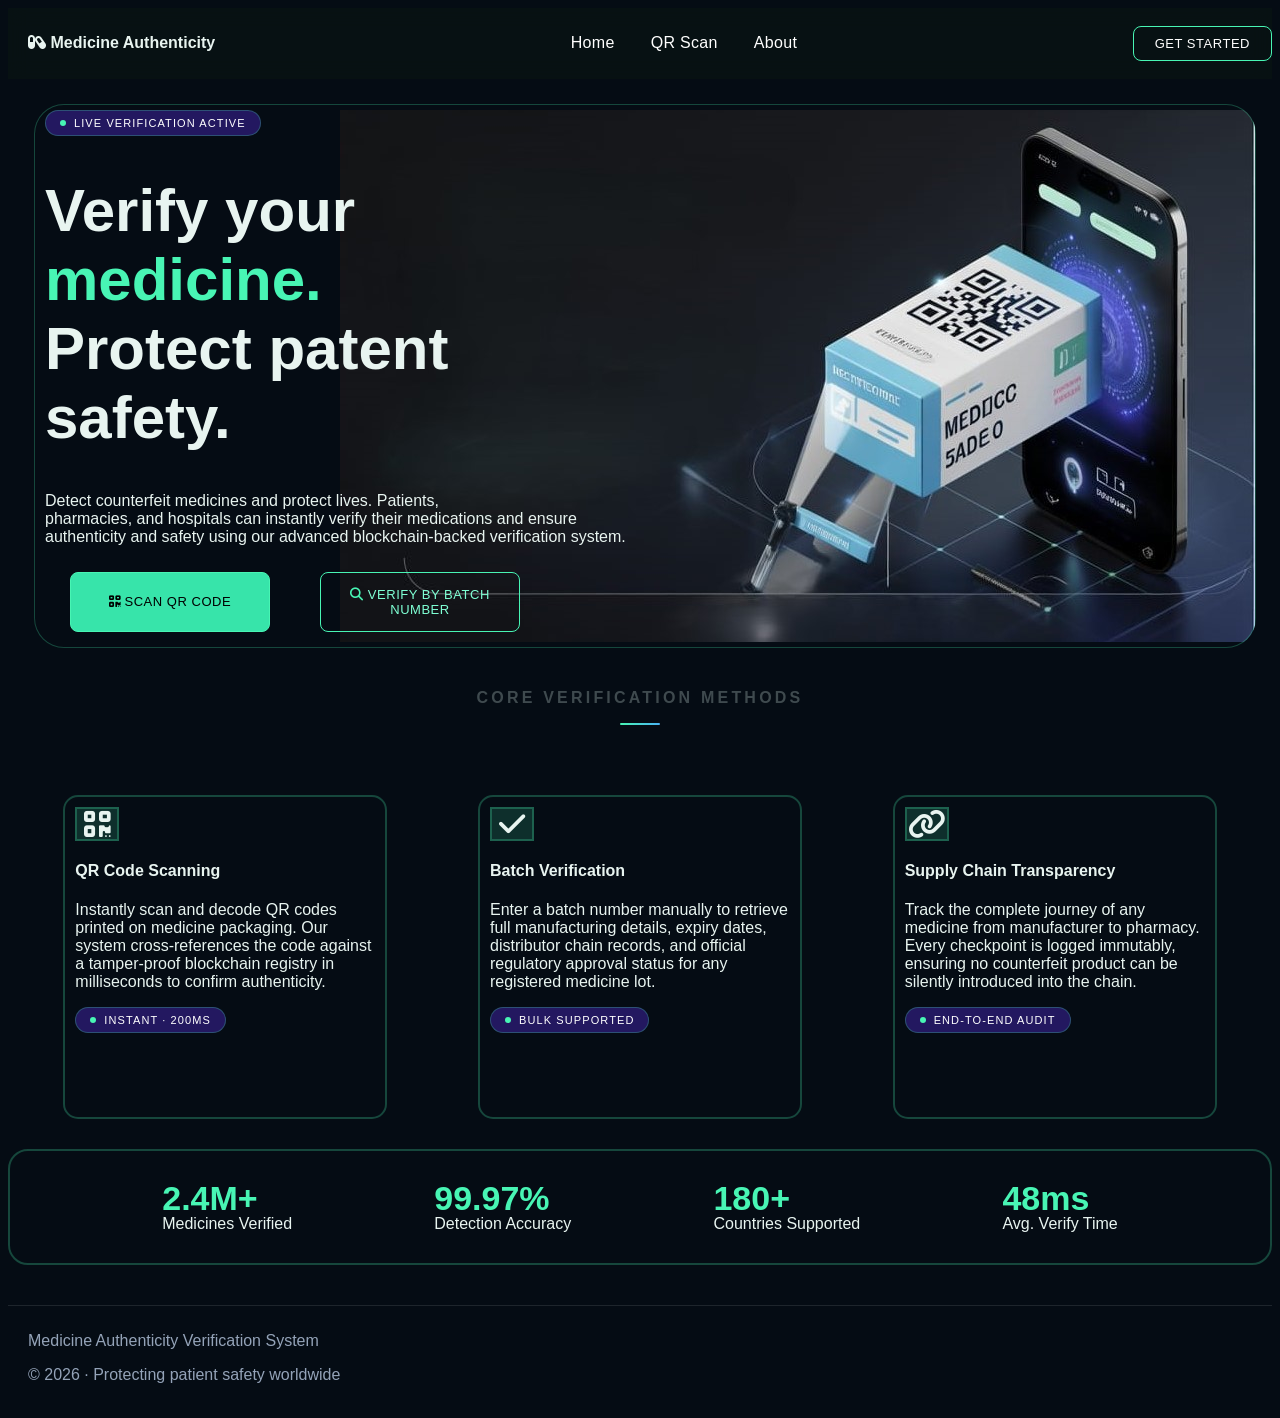
<file: index.html>
<!DOCTYPE html>
<html lang="en">
<head>
    <meta charset="UTF-8">
    <meta name="viewport" content="width=device-width, initial-scale=1.0">
    <title>Medicine Authenticity Verification System</title>
    <link rel="stylesheet" href="css-file/home.css">
    <link rel="stylesheet" href="https://cdnjs.cloudflare.com/ajax/libs/font-awesome/6.5.1/css/all.min.css">
</head>
<body>
    <div class="container">
        <div class = "nav-bar">
            <div class="nav-icon-box">
                <h4><i class="fa-solid fa-capsules"></i> Medicine Authenticity</h4>
            </div>
            <div class="nav-link-box">
                <ul class="nav-link">
                    <li><a href="index.html">Home</a></li>
                    <li><a href="mediation-verification.html">QR Scan</a></li>
                    <li><a href="about.html">About</a></li>
                </ul>
            </div>
            <div class="nav-btn">
                <button><a href="get-started.html">Get started</a></button>
            </div>
        </div>

        <div class="hero-view-box">
            <div class ="hero-view">
                <div class="hero-content-box">
                    <div class="hero-title">
                        <div class="hero-badge">
                            <span class="dot"></span>
                            Live Verification Active
                        </div>
                        <div class="head">
                            <h1>Verify your <br>
                                <span>medicine.</span> 
                                <br>Protect patent 
                                <br>safety.</h1>
                            <p>Detect counterfeit medicines and protect lives. Patients, <br> pharmacies, and hospitals can instantly verify their medications and ensure <br> authenticity and safety using our advanced blockchain-backed verification system.</p>
                        </div>
                    </div>
                </div>
                <div class = "buttons">
                    <button class="Qr">
                        <i class="fa-solid fa-qrcode"></i>
                        <a href="mediation-verification.html" style="color: black;">Scan QR code</a>
                    </button>
                    <button>
                        <i class="fa-solid fa-magnifying-glass"></i>
                        <a href="mediation-verification.html" style="color: aquamarine;">Verify by Batch number</a>
                    </button>
                </div>
            </div>
        </div>
        <div class="method-box">
            <div class = "section-label">
                <h3>Core Verification Methods</h3>
            </div>
            <div class="methods">
                <div class="box">
                    <div class="card-icon"><i class="fa-solid fa-qrcode"></i></div>
                    <div class="card-title"><h4>QR Code Scanning</h4></div>
                    <p>Instantly scan and decode QR codes printed on medicine packaging. Our system cross-references the code against a tamper-proof blockchain registry in milliseconds to confirm authenticity.</p>
                    <div class="hero-badge">
                        <span class="dot"></span>
                        Instant · 200ms
                    </div>
                </div>
                <div class="box">
                    <div class="card-icon"><i class="fa-solid fa-check"></i></div>
                    <div class="card-title"><h4>Batch Verification</h4></div>
                    <p>Enter a batch number manually to retrieve full manufacturing details, expiry dates, distributor chain records, and official regulatory approval status for any registered medicine lot.</p>                    
                    <div class="hero-badge">
                        <span class="dot"></span>
                        Bulk Supported
                    </div>
                </div>
                <div class="box">
                    <div class="card-icon"><i class="fa-solid fa-link"></i></div>
                    <div class="card-title"><h4>Supply Chain Transparency</h4></div>
                    <p>Track the complete journey of any medicine from manufacturer to pharmacy. Every checkpoint is logged immutably, ensuring no counterfeit product can be silently introduced into the chain.</p>
                    <div class="hero-badge">
                        <span class="dot"></span>
                        End-to-End Audit
                    </div>
                </div>
            </div>
        </div>
        <div class="stats">
            <div class="stat">
                <div class="stats-num">2.4M+</div>
                <div class="status-lablel">Medicines Verified</div>
            </div>
            <div class="stat">
                <div class="stats-num">99.97%</div>
                <div class="status-lablel">Detection Accuracy</div>
            </div>
            <div class="stat">
                <div class="stats-num">180+</div>
                <div class="status-lablel">Countries Supported</div>
            </div>
            <div class="stat">
                <div class="stats-num">48ms</div>
                <div class="status-lablel">Avg. Verify Time</div>
            </div>
        </div>
        <footer class="footer-container">
            <p>Medicine Authenticity Verification System</p>
            <p>© 2026 · Protecting patient safety worldwide</p>
        </footer>
    </div>
</body>
</html>
</file>
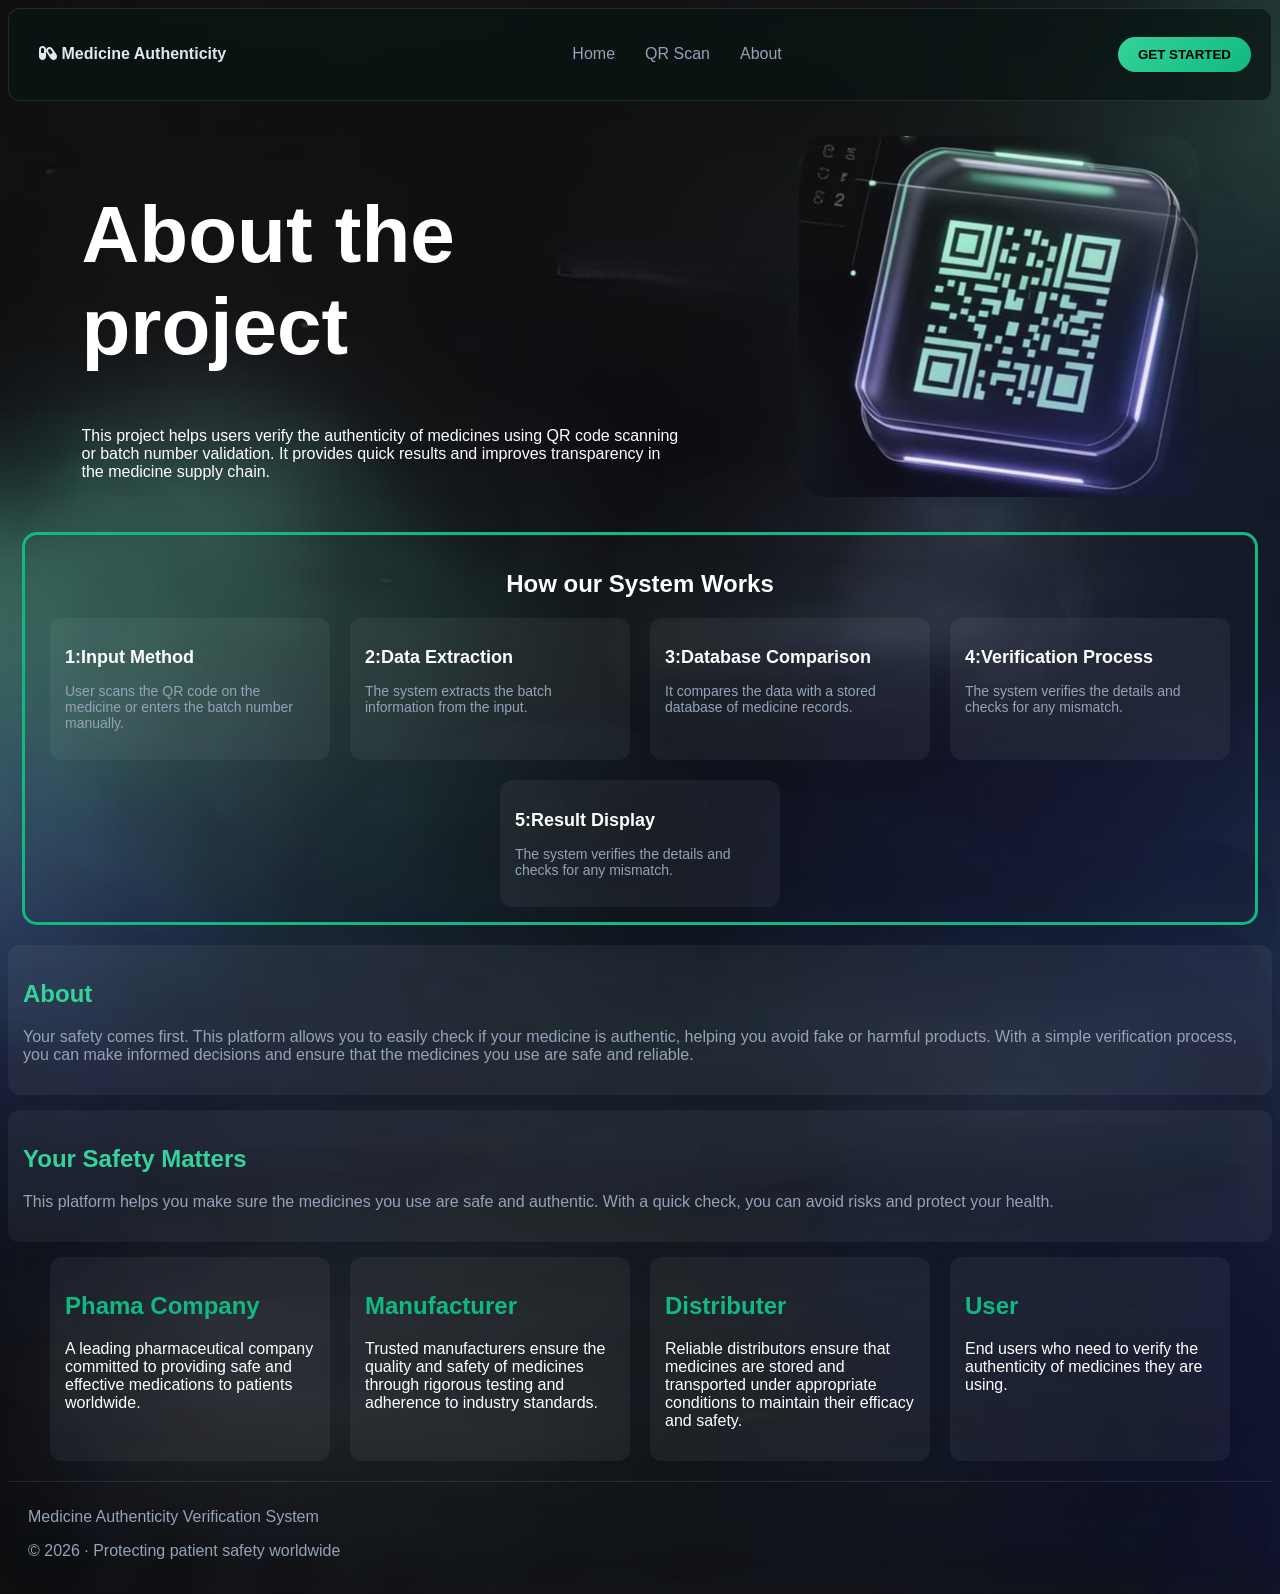
<file: about.html>
<!DOCTYPE html>
<html lang="en">
<head>
    <meta charset="UTF-8">
    <meta name="viewport" content="width=device-width, initial-scale=1.0">
    <title>About page</title>
    <link rel="stylesheet" href="css-file/about.css">
    <link rel="stylesheet" href="https://cdnjs.cloudflare.com/ajax/libs/font-awesome/6.5.1/css/all.min.css">
</head>
<body>
    <div class="container">
        <div class = "nav-bar">
            <div class="nav-icon-box">
                <h4><i class="fa-solid fa-capsules"></i> Medicine Authenticity</h4>
            </div>
            <div class="nav-link-box">
                <ul class="nav-link">
                    <li><a href="index.html">Home</a></li>
                    <li><a href="mediation-verification.html">QR Scan</a></li>
                    <li><a href="about.html">About</a></li>
                </ul>
            </div>
            <div class="nav-btn">
                <button><a href="get-started.html" class="nav-btn">GET STARTED</a></button>
            </div>
        </div>
        <div class="hero-box">
            <div class="hero-heading">
                <h1>About the <br>project</h1>
                <p>This project helps users verify the authenticity of medicines using QR code scanning or batch number validation. It provides quick results and improves transparency in the medicine supply chain.</p>
            </div>
            <div class="hero-img">
            </div>
        </div>
        <div class="box-working-data">
            <div class="working-box">
                <h2>How our System Works</h2>
                <div class="step-box first">
                    <div class="step">
                        <h2><b>1:Input Method</b></h2>
                        <p> User scans the QR code on the medicine or enters the batch number manually.</p>
                    </div>
                    <div class="step second">
                        <h2><b>2:Data Extraction</b></h2>
                        <p>The system extracts the batch information from the input.</p>
                    </div>
                    <div class="step third">
                        <h2><b>3:Database Comparison</b></h2>
                        <p>It compares the data with a stored database of medicine records.</p>
                    </div>
                    <div class="step four">
                        <h2><b>4:Verification Process </b></h2>
                        <p>The system verifies the details and checks for any mismatch.</p>
                    </div>
                    <div class="step five">
                        <h2><b>5:Result Display</b></h2>
                        <p>The system verifies the details and checks for any mismatch.</p>
                    </div>
                </div>
            </div>
        </div>
        <div class="Statements">
            <div class="statement problem-box">
                <h2>About</h2>
                <p>Your safety comes first. This platform allows you to easily check if your medicine is authentic, helping you avoid fake or harmful products. With a simple verification process, you can make informed decisions and ensure that the medicines you use are safe and reliable.</p>
            </div>
            <div class="statement Solution-box">
                <h2>Your Safety Matters</h2>
                <p>This platform helps you make sure the medicines you use are safe and authentic. With a quick check, you can avoid risks and protect your health.</p>
            </div>
            <div class="detail-box">
                <div class="box key-fbox">
                    <h2>Phama Company</h2>
                    <p>A leading pharmaceutical company committed to providing safe and effective medications to patients worldwide.</p>
                </div>
                <div class="box technology-box">
                    <h2>Manufacturer</h2>
                    <p>Trusted manufacturers ensure the quality and safety of medicines through rigorous testing and adherence to industry standards.</p>
                </div>
                <div class="box technology-box">
                    <h2>Distributer</h2>
                    <p>Reliable distributors ensure that medicines are stored and transported under appropriate conditions to maintain their efficacy and safety.</p>
                </div>
                <div class="box developers">
                    <h2>User</h2>
                    <p>End users who need to verify the authenticity of medicines they are using.</p>
                </div>
            </div>
        </div>
    </div>
    <footer class="footer-container">
        <p>Medicine Authenticity Verification System</p>
        <p>© 2026 · Protecting patient safety worldwide</p>
    </footer>
</body>
</html>
</file>
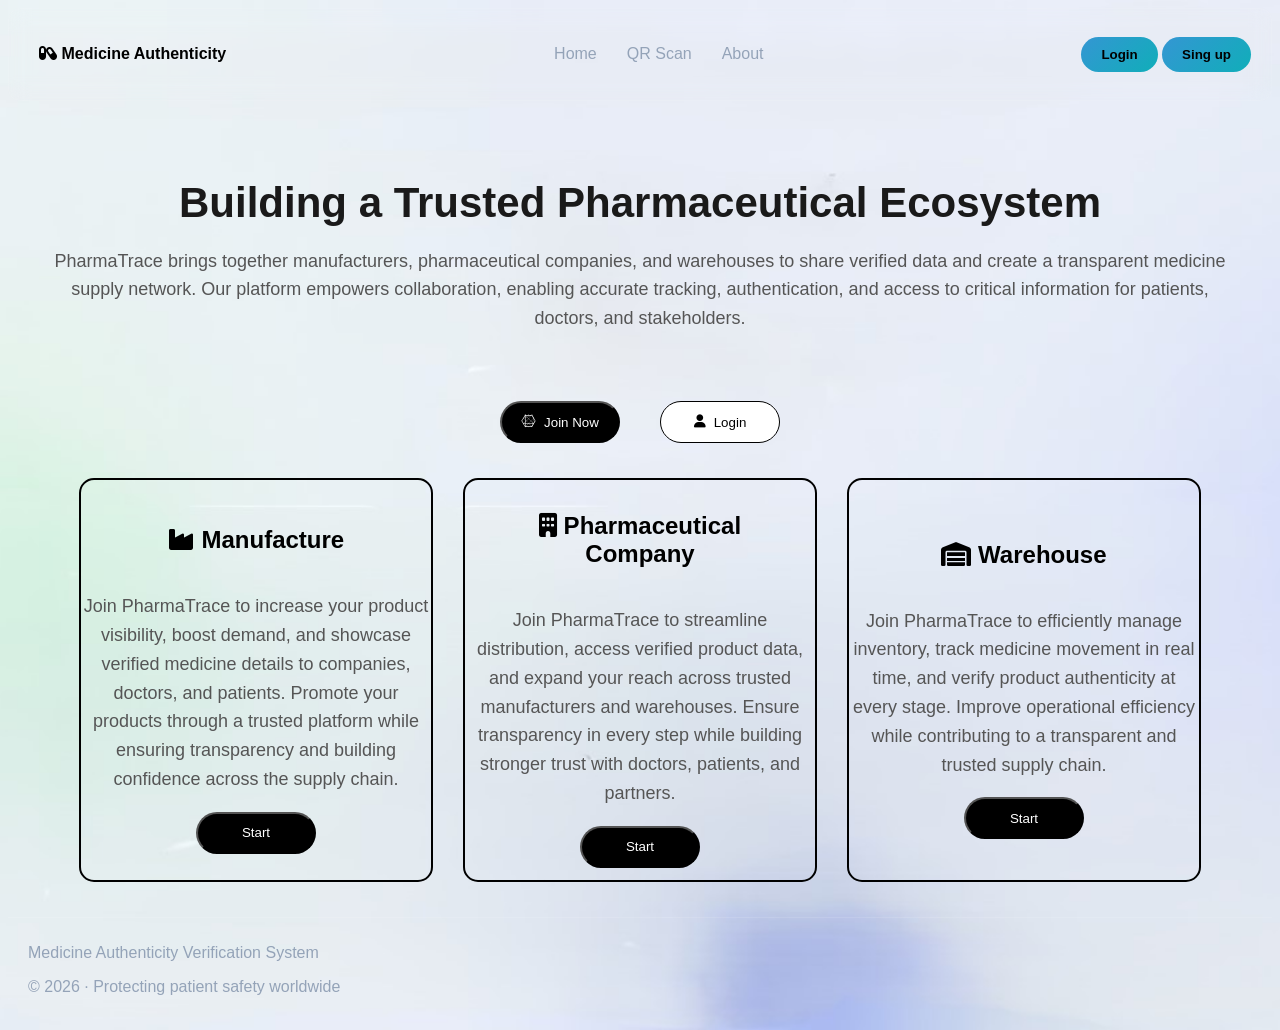
<file: get-started.html>
<!DOCTYPE html>
<html lang="en">
<head>
    <meta charset="UTF-8">
    <meta name="viewport" content="width=device-width, initial-scale=1.0">
    <title>Get Started</title>
    <link rel="stylesheet" href="/css-file/get_started.css">
        <link rel="stylesheet" href="https://cdnjs.cloudflare.com/ajax/libs/font-awesome/6.5.1/css/all.min.css">
</head>
<body>
    <div class="container">
        <div class = "nav-bar">
            <div class="nav-icon-box">
                <h4><i class="fa-solid fa-capsules"></i> Medicine Authenticity</h4>
            </div>
            <div class="nav-link-box">
                <ul class="nav-link">
                    <li><a href="index.html">Home</a></li>
                    <li><a href="mediation-verification.html">QR Scan</a></li>
                    <li><a href="about.html">About</a></li>
                </ul>
            </div>
            <div class="nav-btn">
                <button><a href="login.html">Login</a></button>
                <button><a href="singup.html">Sing up</a></button>
            </div>
        </div>
        <div class="hero-box">
            <div class="hero-heading">
                <h1>Building a Trusted Pharmaceutical Ecosystem</h1>
                <p>PharmaTrace brings together manufacturers, pharmaceutical companies, and warehouses to share verified data and create 
                    a transparent medicine supply network. Our platform empowers collaboration, enabling accurate tracking, authentication, 
                    and access to critical information for patients, doctors, and stakeholders.</p>
            </div>
        </div>
        <div class="btn-box">
            <button class="btn join-btn"><i class="fa-brands fa-connectdevelop"></i><a href="singup.html" style="text-decoration: none; background-color: none; color:white"> Join Now</a></button>
            <button class="btn login-btn"><i class="fa-solid fa-user"></i><a href="login.html" style="text-decoration: none; background-color: none; color: black;"> Login</a></button>
        </div>
        <div class="cards-box">
            <div class="card manufacture">
                <h2><i class="fa-solid fa-industry"></i> Manufacture</h2>
                <p>Join PharmaTrace to increase your product visibility, boost demand, and showcase verified medicine details to companies, doctors, and patients. Promote your products through a trusted platform while ensuring transparency and building confidence across the supply chain.</p>
                <div class="btn-box c-btn">
                    <button class="btn manf-btn card-btn"><a href="singup.html">Start</a></button>
                </div>
            </div>
            <div class="card phasutical">
                <h2><i class="fa-solid fa-building"></i> Pharmaceutical 
                    <br> Company</h2>
                <p>Join PharmaTrace to streamline distribution, access verified product data, and expand your reach across trusted manufacturers and warehouses. Ensure transparency in every step while building stronger trust with doctors, patients, and partners.</p>
                <div class="btn-box c-btn">
                    <button class="btn phama-btn card-btn"><a href="singup.html">Start</a></button>
                </div>
            </div>
            <div class="card wherehouse">
                <h2><i class="fa-solid fa-warehouse"></i> Warehouse</h2>
                <p>Join PharmaTrace to efficiently manage inventory, track medicine movement in real time, and verify product authenticity at every stage. Improve operational efficiency while contributing to a transparent and trusted supply chain.</p>
                <div class="btn-box c-btn">
                    <button class="btn werehouse-btn card-btn"><a href="singup.html">Start</a></button>
                </div>
            </div>
        </div>
    </div>
    <footer class="footer-container">
        <p>Medicine Authenticity Verification System</p>
        <p>© 2026 · Protecting patient safety worldwide</p>
    </footer>
</body>
</html>
</file>
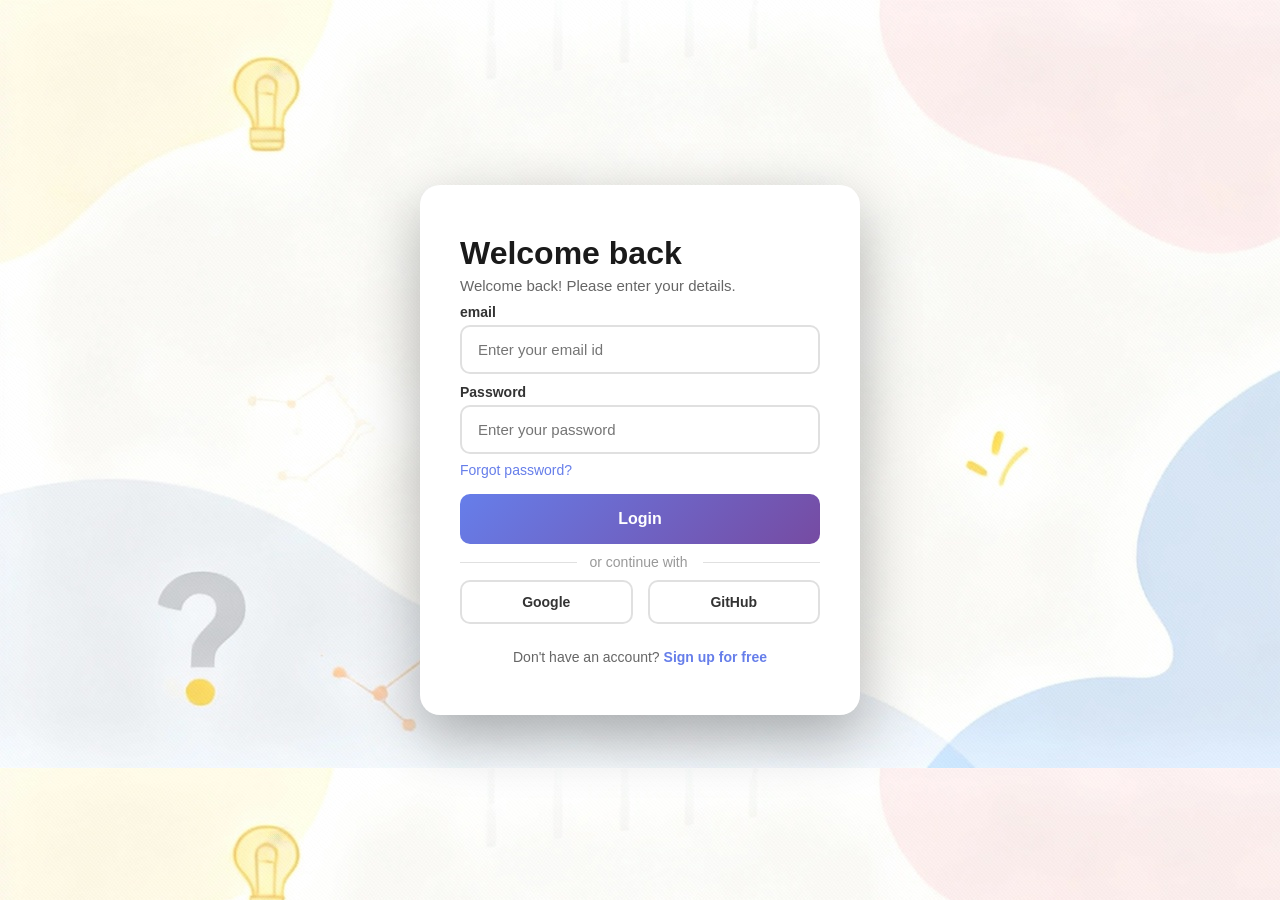
<file: login.html>
<!DOCTYPE html>
<html lang="en">
<head>
    <meta charset="UTF-8">
    <meta name="viewport" content="width=device-width, initial-scale=1.0">
    <title>Login - Welcome Back</title>
    <link rel="stylesheet" href="css-file/login.css">
</head>
<body>
    <div class="login-container">
        <h2 class="header">Welcome back</h2>
        <p class="subtitle">Welcome back! Please enter your details.</p>
        
        <form id="loginForm">
            <div class="form-group">
                <label for="email">email</label>
                <input type="text" id="email" name="Email Address" placeholder="Enter your email id" required>
                <div class="error-message" id="emailError">Please enter a valid User ID</div>
            </div>

            <div class="form-group">
                <label for="password">Password</label>
                <div class="password-container">
                    <input type="password" id="password" name="password" placeholder="Enter your password" required>
                </div>
                <a href="#" class="forgot-link">Forgot password?</a>
                <div class="error-message" id="passwordError">Password must be at least 6 characters</div>
            </div>

            <button type="submit" class="login-button">Login</button>
        </form>

        <div class="divider">or continue with</div>

        <div class="social-buttons">
            <button class="social-button" type="button"><a href="google.html">Google</a></button>
            <button class="social-button" type="button"><a href="google.html">GitHub</a></button>
        </div>

        <p class="signup-text">Don't have an account? <a href="singup.html">Sign up for free</a></p>
    </div>
    <script src="js-file/login.js"></script>
</body>
</html>
</file>
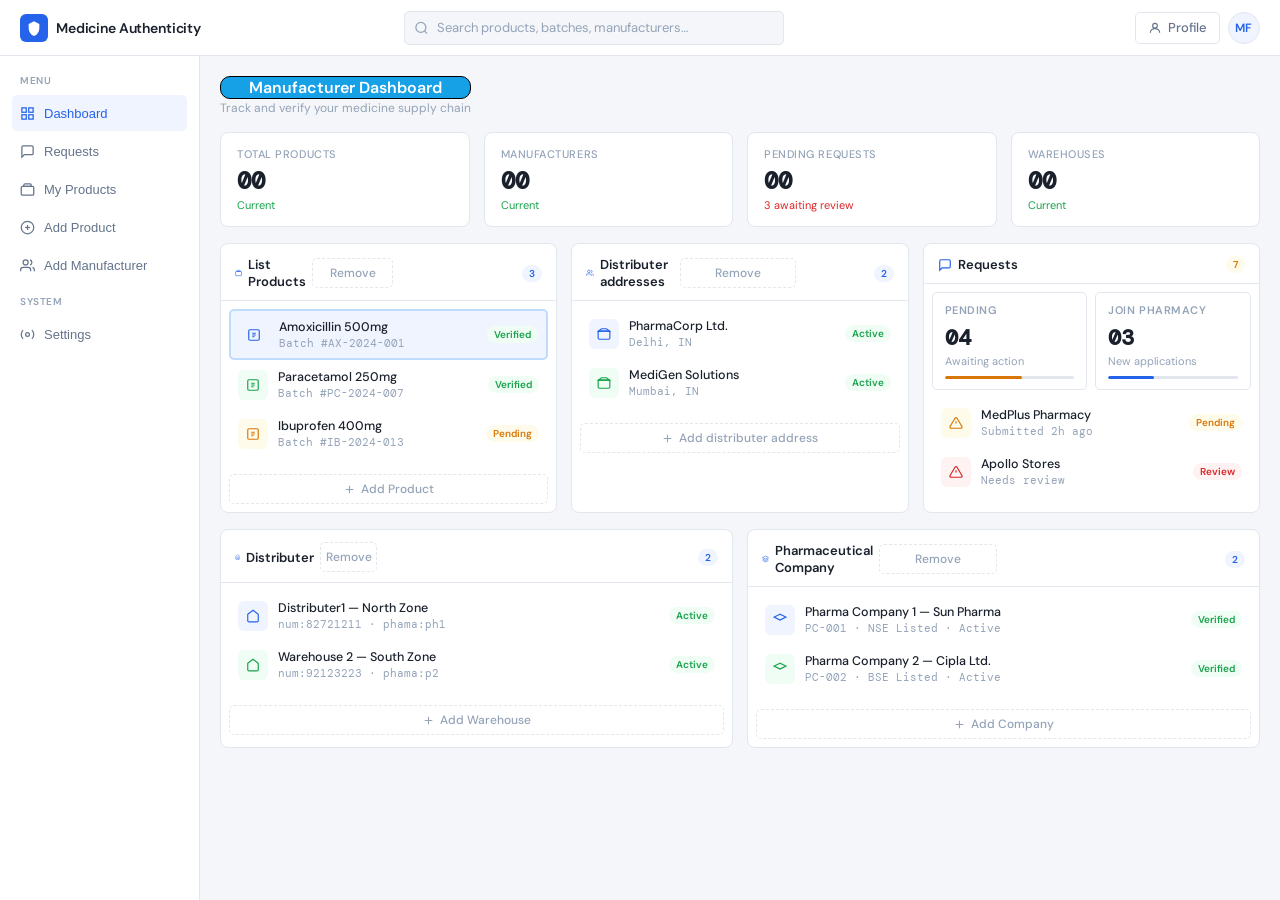
<file: manufacture.html>
<!DOCTYPE html>
<html lang="en">
<head>
<meta charset="UTF-8" />
<meta name="viewport" content="width=device-width, initial-scale=1.0"/>
<title>Medicine Authenticity Dashboard</title>
<link rel="stylesheet" href="css-file/manufacture.css">
<link href="https://fonts.googleapis.com/css2?family=DM+Sans:wght@300;400;500;600&family=DM+Mono:wght@400;500&display=swap" rel="stylesheet"/>
<link rel="stylesheet" href="css-file/dashboard-modal.css">
<link rel="stylesheet" href="css-file/drop-box.css">
<style>

</style>
</head>
<body>

<!-- ═══ NAVBAR ═══════════════════════════════════════ -->
<nav>
  <div class="nav-brand">
    <div class="icon">
      <svg viewBox="0 0 24 24"><path d="M12 2L4 6v6c0 5.5 3.5 10.7 8 12 4.5-1.3 8-6.5 8-12V6L12 2z"/></svg>
    </div>
    <span>Medicine Authenticity</span>
  </div>

  <div class="nav-search">
    <svg viewBox="0 0 24 24" stroke-width="2"><circle cx="11" cy="11" r="8"/><line x1="21" y1="21" x2="16.65" y2="16.65"/></svg>
    <input type="text" placeholder="Search products, batches, manufacturers…"/>
  </div>

  <div class="nav-actions">
  <div class="profile-container" id="profileContainer">
  
    <button class="btn btn-outline" id="profileBtn">
        <svg viewBox="0 0 24 24" stroke="currentColor" stroke-width="2" fill="none">
          <circle cx="12" cy="8" r="4"/>
          <path d="M4 20c0-4 3.6-7 8-7s8 3 8 7"/>
        </svg>
        Profile
      </button>

      <!-- Dropdown -->
      <div class="profile-dropdown" id="profileDropdown">

        <div class="profile-field">
          <label>Name</label>
          <input type="text" value="John Doe" readonly class="profile-input">
        </div>

        <div class="profile-field">
          <label>Mobile Number</label>
          <input type="number" value="893233232" readonly class="profile-input">
        </div>

        <div class="profile-field">
          <label>Role</label>
          <input type="text" value="Manufacturer" readonly class="profile-input">
        </div>

        <div class="profile-actions">
          <button id="editProfileBtn" class="btn">Edit</button>
          <button id="saveProfileBtn" class="btn" style="display:none;">Save</button>
        </div>

      </div>

    </div>
    <div class="avatar">MF</div>
  </div>
</nav>

<!-- ═══ BODY ══════════════════════════════════════════ -->
<div class="layout">

  <!-- ─── SIDEBAR ────────────────────────────────── -->
  <aside>
    <div class="sidebar-label">Menu</div>

    <button class="nav-item active" onclick="setActive(this)">
      <svg viewBox="0 0 24 24" stroke-width="2"><rect x="3" y="3" width="7" height="7"/><rect x="14" y="3" width="7" height="7"/><rect x="3" y="14" width="7" height="7"/><rect x="14" y="14" width="7" height="7"/></svg>
      Dashboard
    </button>

    <button class="nav-item" onclick="setActive(this)">
      <svg viewBox="0 0 24 24" stroke-width="2"><path d="M21 15a2 2 0 01-2 2H7l-4 4V5a2 2 0 012-2h14a2 2 0 012 2z"/></svg>
      Requests
    </button>

    <button class="nav-item" onclick="setActive(this)">
      <svg viewBox="0 0 24 24" stroke-width="2"><path d="M20 7H4a2 2 0 00-2 2v10a2 2 0 002 2h16a2 2 0 002-2V9a2 2 0 00-2-2z"/><path d="M16 3H8a2 2 0 00-2 2v2h12V5a2 2 0 00-2-2z"/></svg>
      My Products
    </button>

    <button class="nav-item" onclick="setActive(this)">
      <svg viewBox="0 0 24 24" stroke-width="2"><circle cx="12" cy="12" r="10"/><line x1="12" y1="8" x2="12" y2="16"/><line x1="8" y1="12" x2="16" y2="12"/></svg>
      Add Product
    </button>

    <button class="nav-item" onclick="setActive(this)">
      <svg viewBox="0 0 24 24" stroke-width="2"><path d="M17 21v-2a4 4 0 00-4-4H5a4 4 0 00-4 4v2"/><circle cx="9" cy="7" r="4"/><path d="M23 21v-2a4 4 0 00-3-3.87"/><path d="M16 3.13a4 4 0 010 7.75"/></svg>
      Add Manufacturer 
    </button>

    <div class="sidebar-label">System</div>

    <button class="nav-item" onclick="setActive(this)">
      <svg viewBox="0 0 24 24" stroke-width="2"><circle cx="12" cy="12" r="3"/><path d="M19.07 4.93a10 10 0 010 14.14M4.93 4.93a10 10 0 000 14.14"/></svg>
      Settings
    </button>
  </aside>

  <!-- ─── MAIN ────────────────────────────────────── -->
  <main>

    <!-- Page header -->
    <div class="page-header">
      <div>
        <div class="page-title">Manufacturer Dashboard</div>
        <div class="page-subtitle">Track and verify your medicine supply chain</div>
      </div>
    </div>

    <!-- Stats row -->
    <div class="stats-row">
      <div class="stat-card">
        <div class="stat-label">Total Products</div>
        <div class="stat-value">00</div>
        <div class="stat-change">Current</div>
      </div>
      <div class="stat-card">
        <div class="stat-label">Manufacturers</div>
        <div class="stat-value">00</div>
        <div class="stat-change">Current</div>
      </div>
      <div class="stat-card">
        <div class="stat-label">Pending Requests</div>
        <div class="stat-value">00</div>
        <div class="stat-change down">3 awaiting review</div>
      </div>
      <div class="stat-card">
        <div class="stat-label">Warehouses</div>
        <div class="stat-value">00</div>
        <div class="stat-change">Current</div>
      </div>
    </div>

    <!-- Row 1: Products + Manufacturers + Requests -->
    <div class="grid-3">

      <!-- A. Products -->
      <div class="section-card">
        <div class="section-head">
          <div class="section-title">
            <svg viewBox="0 0 24 24" stroke-width="2"><path d="M20 7H4a2 2 0 00-2 2v10a2 2 0 002 2h16a2 2 0 002-2V9a2 2 0 00-2-2z"/><path d="M16 3H8a2 2 0 00-2 2v2h12V5a2 2 0 00-2-2z"/></svg>
            List Products
            <button class="btn-add" id="removeProductBtn">Remove</button>
          </div>
          <span class="badge" id="productCount">3</span>
        </div>
        <div class="section-body" id="productList">
          <div class="list-item selected">
            <div class="item-icon icon-blue">
              <svg viewBox="0 0 24 24" stroke-width="2"><rect x="3" y="3" width="18" height="18" rx="2"/><path d="M9 9h6M9 12h6M9 15h4"/></svg>
            </div>
            <div class="item-info">
              <div class="item-name">Amoxicillin 500mg</div>
              <div class="item-meta">Batch #AX-2024-001</div>
            </div>
            <span class="item-status status-verified">Verified</span>
          </div>
          <div class="list-item">
            <div class="item-icon icon-green">
              <svg viewBox="0 0 24 24" stroke-width="2"><rect x="3" y="3" width="18" height="18" rx="2"/><path d="M9 9h6M9 12h6M9 15h4"/></svg>
            </div>
            <div class="item-info">
              <div class="item-name">Paracetamol 250mg</div>
              <div class="item-meta">Batch #PC-2024-007</div>
            </div>
            <span class="item-status status-verified">Verified</span>
          </div>
          <div class="list-item">
            <div class="item-icon icon-amber">
              <svg viewBox="0 0 24 24" stroke-width="2"><rect x="3" y="3" width="18" height="18" rx="2"/><path d="M9 9h6M9 12h6M9 15h4"/></svg>
            </div>
            <div class="item-info">
              <div class="item-name">Ibuprofen 400mg</div>
              <div class="item-meta">Batch #IB-2024-013</div>
            </div>
            <span class="item-status status-pending">Pending</span>
          </div>
        </div>
        <div class="section-footer">
          <button class="btn-add" id="addProductBtn">
            <svg viewBox="0 0 24 24" stroke-width="2"><line x1="12" y1="5" x2="12" y2="19"/><line x1="5" y1="12" x2="19" y2="12"/></svg>
            Add Product
          </button>
        </div>
      </div>

      <!-- B. Manufacturers -->
      <div class="section-card">
        <div class="section-head">
          <div class="section-title">
            <svg viewBox="0 0 24 24" stroke-width="2"><path d="M17 21v-2a4 4 0 00-4-4H5a4 4 0 00-4 4v2"/><circle cx="9" cy="7" r="4"/><path d="M23 21v-2a4 4 0 00-3-3.87"/><path d="M16 3.13a4 4 0 010 7.75"/></svg>
            Distributer addresses
            <button class="btn-add" id="removeManufacturerBtn">Remove</button>
          </div>
          <span class="badge" id="manufacturerCount">2</span>
        </div>
        <div class="section-body" id="manufacturerList">
          <div class="list-item">
            <div class="item-icon icon-blue">
              <svg viewBox="0 0 24 24" stroke-width="2"><rect x="2" y="7" width="20" height="14" rx="2"/><path d="M16 3H8L2 7h20l-6-4z"/></svg>
            </div>
            <div class="item-info">
              <div class="item-name">PharmaCorp Ltd.</div>
              <div class="item-meta">Delhi, IN</div>
            </div>
            <span class="item-status status-verified">Active</span>
          </div>
          <div class="list-item">
            <div class="item-icon icon-green">
              <svg viewBox="0 0 24 24" stroke-width="2"><rect x="2" y="7" width="20" height="14" rx="2"/><path d="M16 3H8L2 7h20l-6-4z"/></svg>
            </div>
            <div class="item-info">
              <div class="item-name">MediGen Solutions</div>
              <div class="item-meta">Mumbai, IN</div>
            </div>
            <span class="item-status status-verified">Active</span>
          </div>
        </div>
        <div class="section-footer">
          <button class="btn-add" id="addManufacturerBtn">
            <svg viewBox="0 0 24 24" stroke-width="2"><line x1="12" y1="5" x2="12" y2="19"/><line x1="5" y1="12" x2="19" y2="12"/></svg>
            Add distributer address
          </button>
        </div>
      </div>

      <!-- C. Requests -->
      <div class="section-card">
        <div class="section-head">
          <div class="section-title">
            <svg viewBox="0 0 24 24" stroke-width="2"><path d="M21 15a2 2 0 01-2 2H7l-4 4V5a2 2 0 012-2h14a2 2 0 012 2z"/></svg>
            Requests
          </div>
          <span class="badge badge-amber">7</span>
        </div>
        <div class="req-row">
          <div class="req-card">
            <div class="req-label">Pending</div>
            <div class="req-number">04</div>
            <div class="req-sub">Awaiting action</div>
            <div class="req-bar"><div class="req-fill fill-amber"></div></div>
          </div>
          <div class="req-card">
            <div class="req-label">Join Pharmacy</div>
            <div class="req-number">03</div>
            <div class="req-sub">New applications</div>
            <div class="req-bar"><div class="req-fill fill-accent"></div></div>
          </div>
        </div>
        <div style="padding: 0 8px 4px;">
          <div class="list-item">
            <div class="item-icon icon-amber">
              <svg viewBox="0 0 24 24" stroke-width="2"><path d="M10.29 3.86L1.82 18a2 2 0 001.71 3h16.94a2 2 0 001.71-3L13.71 3.86a2 2 0 00-3.42 0z"/><line x1="12" y1="9" x2="12" y2="13"/><line x1="12" y1="17" x2="12.01" y2="17"/></svg>
            </div>
            <div class="item-info">
              <div class="item-name">MedPlus Pharmacy</div>
              <div class="item-meta">Submitted 2h ago</div>
            </div>
            <span class="item-status status-pending">Pending</span>
          </div>
          <div class="list-item">
            <div class="item-icon icon-red">
              <svg viewBox="0 0 24 24" stroke-width="2"><path d="M10.29 3.86L1.82 18a2 2 0 001.71 3h16.94a2 2 0 001.71-3L13.71 3.86a2 2 0 00-3.42 0z"/><line x1="12" y1="9" x2="12" y2="13"/><line x1="12" y1="17" x2="12.01" y2="17"/></svg>
            </div>
            <div class="item-info">
              <div class="item-name">Apollo Stores</div>
              <div class="item-meta">Needs review</div>
            </div>
            <span class="item-status status-review">Review</span>
          </div>
        </div>
      </div>

    </div>

    <!-- Row 2: Warehouses + Pharma Companies -->
    <div class="grid-2" id="productCount">

      <!-- D. Warehouses -->
      <div class="section-card">
        <div class="section-head">
          <div class="section-title">
            <svg viewBox="0 0 24 24" stroke-width="2"><path d="M3 9l9-7 9 7v11a2 2 0 01-2 2H5a2 2 0 01-2-2z"/><polyline points="9 22 9 12 15 12 15 22"/></svg>
            Distributer
            <button class="btn-add" id="removeWarehouseBtn">Remove</button>
          </div>
          <span class="badge">2</span>
        </div>
        <div class="section-body" id="warehouseList">
          <div class="list-item">
            <div class="item-icon icon-blue">
              <svg viewBox="0 0 24 24" stroke-width="2"><path d="M3 9l9-7 9 7v11a2 2 0 01-2 2H5a2 2 0 01-2-2z"/></svg>
            </div>
            <div class="item-info">
              <div class="item-name itemName">Distributer1 — North Zone</div>
              <div class="item-meta itemMeta">num:82721211 · phama:ph1</div>
            </div>
            <span class="item-status status-verified">Active</span>
          </div>
          <div class="list-item">
            <div class="item-icon icon-green">
              <svg viewBox="0 0 24 24" stroke-width="2"><path d="M3 9l9-7 9 7v11a2 2 0 01-2 2H5a2 2 0 01-2-2z"/></svg>
            </div>
            <div class="item-info">
              <div class="item-name">Warehouse 2 — South Zone</div>
              <div class="item-meta">num:92123223 · phama:p2</div>
            </div>
            <span class="item-status status-verified">Active</span>
          </div>
        </div>
        <div class="section-footer">
          <button class="btn-add" id="addWarehouseBtn">
            <svg viewBox="0 0 24 24" stroke-width="2"><line x1="12" y1="5" x2="12" y2="19"/><line x1="5" y1="12" x2="19" y2="12"/></svg>
            Add Warehouse
          </button>
        </div>
      </div>

      <!-- E. Pharmaceutical Companies -->
      <div class="section-card">
        <div class="section-head">
          <div class="section-title">
            <svg viewBox="0 0 24 24" stroke-width="2"><path d="M12 2L2 7l10 5 10-5-10-5z"/><path d="M2 17l10 5 10-5M2 12l10 5 10-5"/></svg>
            Pharmaceutical Company
            <button class="btn-add" id="removePharmaBtn">Remove</button>
          </div>
          <span class="badge">2</span>
        </div>
        <div class="section-body" id="pharmaceuticalList">
          <div class="list-item">
            <div class="item-icon icon-blue">
              <svg viewBox="0 0 24 24" stroke-width="2"><path d="M12 2L2 7l10 5 10-5-10-5z"/></svg>
            </div>
            <div class="item-info">
              <div class="item-name">Pharma Company 1 — Sun Pharma</div>
              <div class="item-meta">PC-001 · NSE Listed · Active</div>
            </div>
            <span class="item-status status-verified">Verified</span>
          </div>
          <div class="list-item">
            <div class="item-icon icon-green">
              <svg viewBox="0 0 24 24" stroke-width="2"><path d="M12 2L2 7l10 5 10-5-10-5z"/></svg>
            </div>
            <div class="item-info">
              <div class="item-name">Pharma Company 2 — Cipla Ltd.</div>
              <div class="item-meta">PC-002 · BSE Listed · Active</div>
            </div>
            <span class="item-status status-verified">Verified</span>
          </div>
        </div>
        <div class="section-footer">
          <button class="btn-add" id="addPharmaBtn">
            <svg viewBox="0 0 24 24" stroke-width="2"><line x1="12" y1="5" x2="12" y2="19"/><line x1="5" y1="12" x2="19" y2="12"/></svg>
            Add Company
          </button>
        </div>
      </div>

    </div>
  </main>
</div>

<script src="js-file/modal.js"></script>
<script src="js-file/dropbox.js"></script>
<script src="js-file/list.js"></script>
<script src="js-file/selection.js"></script>
<script src="js-file/app.js"></script>
</body>
</html>
</file>
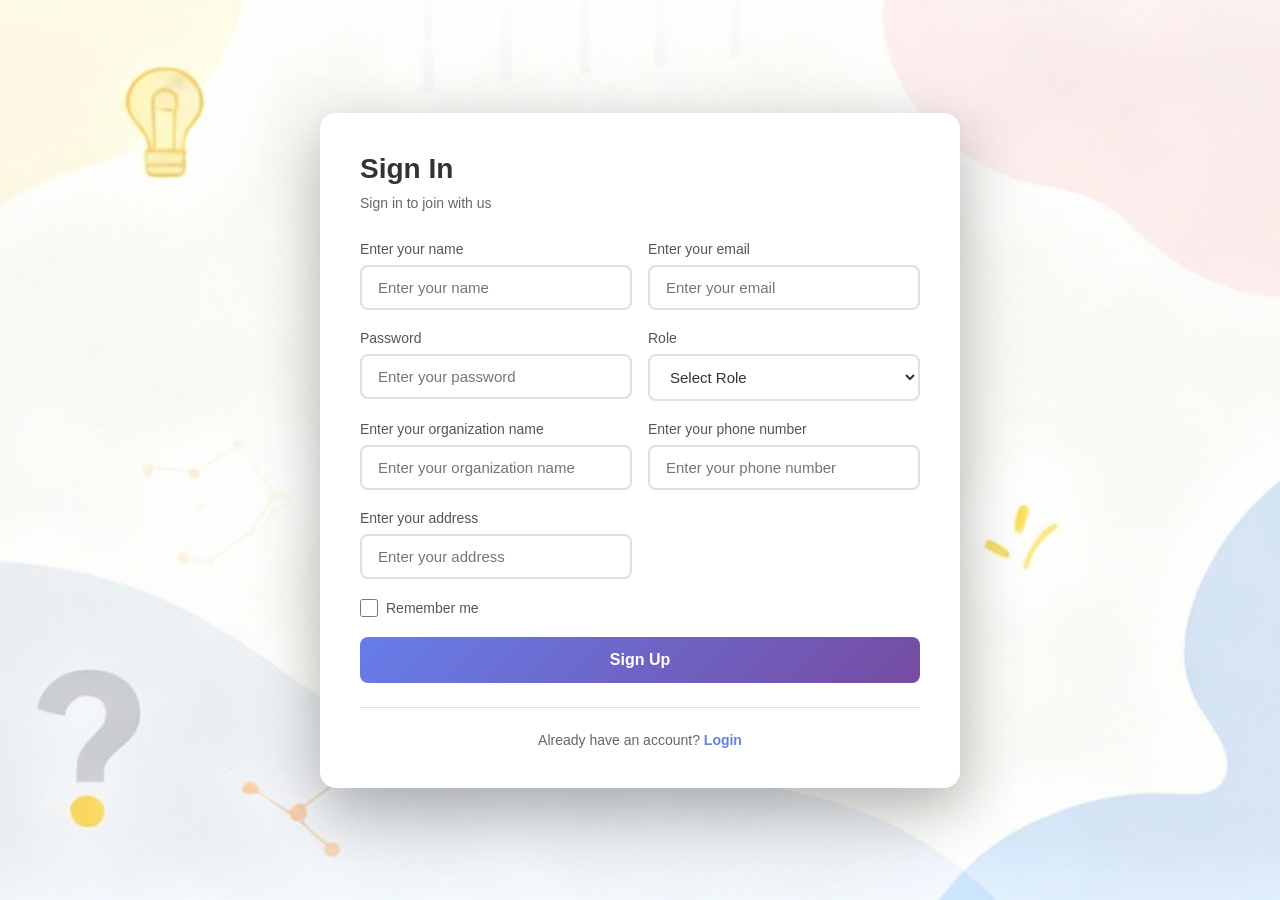
<file: singup.html>
<!DOCTYPE html>
<html lang="en">
<head>
    <meta charset="UTF-8">
    <meta name="viewport" content="width=device-width, initial-scale=1.0">
    <title>Sign In - VocabBoost</title>
    <link rel="stylesheet" href="css-file/signup.css">
</head>
<body>
    <div class="sign-box">
        <h2>Sign In</h2>
        <p class="subtitle">Sign in to join with us</p>
        
        <form id="signinForm">

            <div class="input-group">
                <label for="name">Enter your name</label>
                <input type="text" id="name" placeholder="Enter your name" required>
            </div>

            <div class="input-group">
                <label for="email">Enter your email</label>
                <input type="email" id="email" name="email" placeholder="Enter your email" required>
            </div>

            <div class="input-group">
                <label for="password">Password</label>
                <input type="password" id="password" name="password" placeholder="Enter your password" required>
            </div>

            <div class="input-group">
                <label for="role">Role</label>
                <select id="role" required>
                    <option value="">Select Role</option>
                    <option value="MANUFACTURER">Manufacturer</option>
                    <option value="WAREHOUSE">Warehouse</option>
                    <option value="PHARMACY">Pharmacy</option>
                </select>
            </div>

            <div class="input-group">
                <label for="organizationName">Enter your organization name</label>
                <input type="text" id="organizationName" placeholder="Enter your organization name" required>
            </div>

            <div class="input-group">
                <label for="phone">Enter your phone number</label>
                <input type="text" id="phone" placeholder="Enter your phone number" required>
            </div>

            <div class="input-group">
                <label for="address">Enter your address</label>
                <input type="text" id="address" placeholder="Enter your address" required>
            </div>

            <div class="remember-me">
                <input type="checkbox" id="agree">
                <label for="agree">Remember me</label>
            </div>

            <button type="submit">Sign Up</button>

        </form>
        
        <p>Already have an account? <a href="login.html">Login </a></p>
    </div>
    <script src="js-file/signin.js"></script>
</body>
</html>
</file>
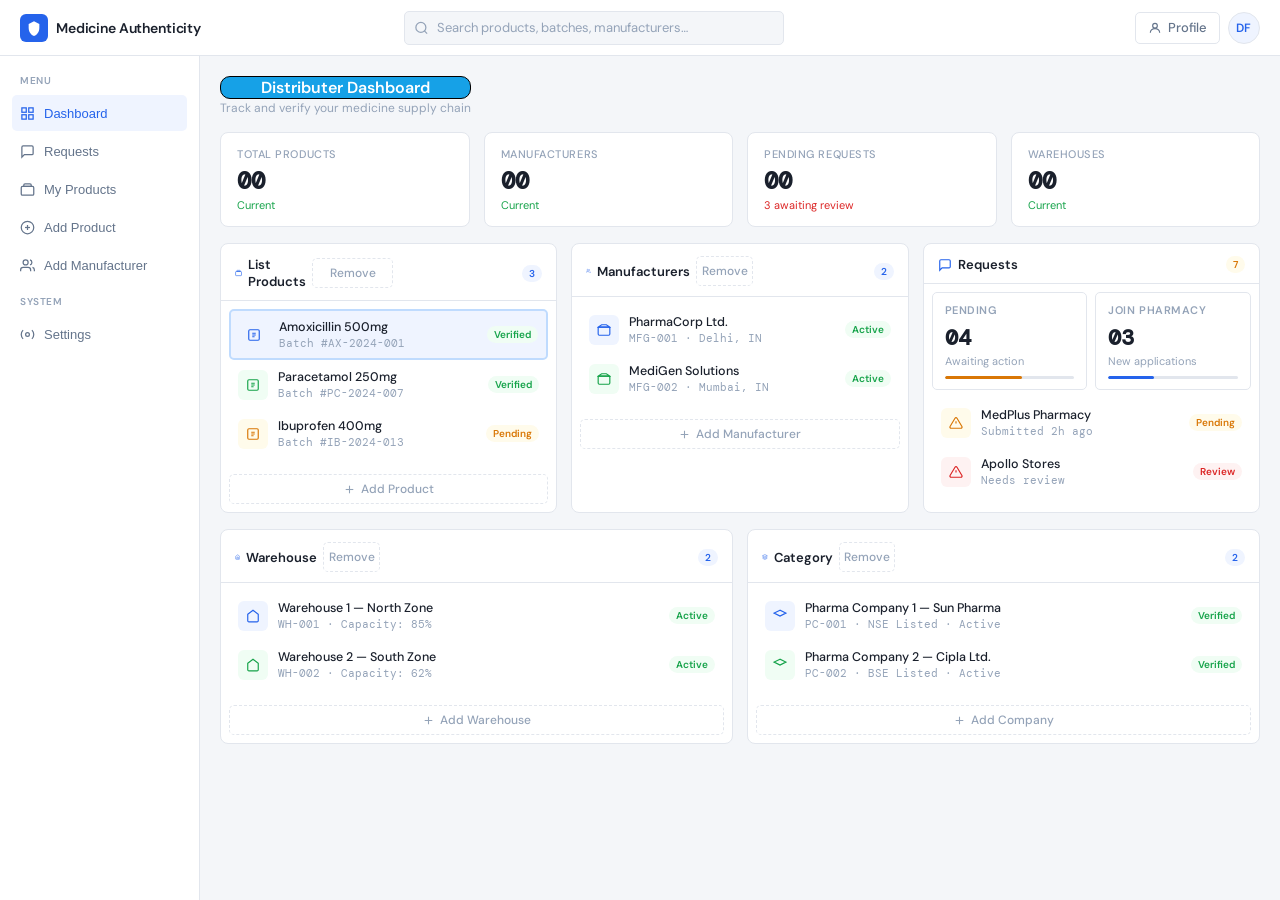
<file: warehouse.html>
<!DOCTYPE html>
<html lang="en">
<head>
<meta charset="UTF-8" />
<meta name="viewport" content="width=device-width, initial-scale=1.0"/>
<title>Medicine Authenticity Dashboard</title>
<link rel="stylesheet" href="css-file/manufacture.css">
<link rel="stylesheet" href="css-file/drop-box.css">
<link rel="stylesheet" href="css-file/dashboard-modal.css">
<link href="https://fonts.googleapis.com/css2?family=DM+Sans:wght@300;400;500;600&family=DM+Mono:wght@400;500&display=swap" rel="stylesheet"/>
<style>

</style>
</head>
<body>

<!-- ═══ NAVBAR ═══════════════════════════════════════ -->
<nav>
  <div class="nav-brand">
    <div class="icon">
      <svg viewBox="0 0 24 24"><path d="M12 2L4 6v6c0 5.5 3.5 10.7 8 12 4.5-1.3 8-6.5 8-12V6L12 2z"/></svg>
    </div>
    <span>Medicine Authenticity</span>
  </div>

  <div class="nav-search">
    <svg viewBox="0 0 24 24" stroke-width="2"><circle cx="11" cy="11" r="8"/><line x1="21" y1="21" x2="16.65" y2="16.65"/></svg>
    <input type="text" placeholder="Search products, batches, manufacturers…"/>
  </div>

  <div class="nav-actions">
    <button class="btn btn-outline">
      <svg viewBox="0 0 24 24" stroke="currentColor" stroke-width="2" fill="none"><circle cx="12" cy="8" r="4"/><path d="M4 20c0-4 3.6-7 8-7s8 3 8 7"/></svg>
      Profile
    </button>
    <!-- Dropdown -->
      <div class="profile-dropdown" id="profileDropdown">

        <div class="profile-field">
          <label>Name</label>
          <input type="text" value="John Doe" readonly class="profile-input">
        </div>

        <div class="profile-field">
          <label>Mobile Number</label>
          <input type="number" value="893233232" readonly class="profile-input">
        </div>

        <div class="profile-field">
          <label>Role</label>
          <input type="text" value="Distributer" readonly class="profile-input">
        </div>

        <div class="profile-actions">
          <button id="editProfileBtn" class="btn">Edit</button>
          <button id="saveProfileBtn" class="btn" style="display:none;">Save</button>
        </div>

      </div>
    <div class="avatar">DF</div>
  </div>
</nav>

<!-- ═══ BODY ══════════════════════════════════════════ -->
<div class="layout">

  <!-- ─── SIDEBAR ────────────────────────────────── -->
  <aside>
    <div class="sidebar-label">Menu</div>

    <button class="nav-item active" onclick="setActive(this)">
      <svg viewBox="0 0 24 24" stroke-width="2"><rect x="3" y="3" width="7" height="7"/><rect x="14" y="3" width="7" height="7"/><rect x="3" y="14" width="7" height="7"/><rect x="14" y="14" width="7" height="7"/></svg>
      Dashboard
    </button>

    <button class="nav-item" onclick="setActive(this)">
      <svg viewBox="0 0 24 24" stroke-width="2"><path d="M21 15a2 2 0 01-2 2H7l-4 4V5a2 2 0 012-2h14a2 2 0 012 2z"/></svg>
      Requests
    </button>

    <button class="nav-item" onclick="setActive(this)">
      <svg viewBox="0 0 24 24" stroke-width="2"><path d="M20 7H4a2 2 0 00-2 2v10a2 2 0 002 2h16a2 2 0 002-2V9a2 2 0 00-2-2z"/><path d="M16 3H8a2 2 0 00-2 2v2h12V5a2 2 0 00-2-2z"/></svg>
      My Products
    </button>

    <button class="nav-item" onclick="setActive(this)">
      <svg viewBox="0 0 24 24" stroke-width="2"><circle cx="12" cy="12" r="10"/><line x1="12" y1="8" x2="12" y2="16"/><line x1="8" y1="12" x2="16" y2="12"/></svg>
      Add Product
    </button>

    <button class="nav-item" onclick="setActive(this)">
      <svg viewBox="0 0 24 24" stroke-width="2"><path d="M17 21v-2a4 4 0 00-4-4H5a4 4 0 00-4 4v2"/><circle cx="9" cy="7" r="4"/><path d="M23 21v-2a4 4 0 00-3-3.87"/><path d="M16 3.13a4 4 0 010 7.75"/></svg>
      Add Manufacturer
    </button>

    <div class="sidebar-label">System</div>

    <button class="nav-item" onclick="setActive(this)">
      <svg viewBox="0 0 24 24" stroke-width="2"><circle cx="12" cy="12" r="3"/><path d="M19.07 4.93a10 10 0 010 14.14M4.93 4.93a10 10 0 000 14.14"/></svg>
      Settings
    </button>
  </aside>

  <!-- ─── MAIN ────────────────────────────────────── -->
  <main>

    <!-- Page header -->
    <div class="page-header">
      <div>
        <div class="page-title">Distributer Dashboard</div>
        <div class="page-subtitle">Track and verify your medicine supply chain</div>
      </div>
    </div>

    <!-- Stats row -->
    <div class="stats-row">
      <div class="stat-card">
        <div class="stat-label">Total Products</div>
        <div class="stat-value">00</div>
        <div class="stat-change">Current</div>
      </div>
      <div class="stat-card">
        <div class="stat-label">Manufacturers</div>
        <div class="stat-value">00</div>
        <div class="stat-change">Current</div>
      </div>
      <div class="stat-card">
        <div class="stat-label">Pending Requests</div>
        <div class="stat-value">00</div>
        <div class="stat-change down">3 awaiting review</div>
      </div>
      <div class="stat-card">
        <div class="stat-label">Warehouses</div>
        <div class="stat-value">00</div>
        <div class="stat-change">Current</div>
      </div>
    </div>

    <!-- Row 1: Products + Manufacturers + Requests -->
    <div class="grid-3">

      <!-- A. Products -->
      <div class="section-card">
        <div class="section-head">
          <div class="section-title">
            <svg viewBox="0 0 24 24" stroke-width="2"><path d="M20 7H4a2 2 0 00-2 2v10a2 2 0 002 2h16a2 2 0 002-2V9a2 2 0 00-2-2z"/><path d="M16 3H8a2 2 0 00-2 2v2h12V5a2 2 0 00-2-2z"/></svg>
            List Products
            <button class="btn-add" id="removeProductBtn">Remove</button>
          </div>
          <span class="badge" id="productCount">3</span>
        </div>
        <div class="section-body" id="productList">
          <div class="list-item selected">
            <div class="item-icon icon-blue">
              <svg viewBox="0 0 24 24" stroke-width="2"><rect x="3" y="3" width="18" height="18" rx="2"/><path d="M9 9h6M9 12h6M9 15h4"/></svg>
            </div>
            <div class="item-info">
              <div class="item-name">Amoxicillin 500mg</div>
              <div class="item-meta">Batch #AX-2024-001</div>
            </div>
            <span class="item-status status-verified">Verified</span>
          </div>
          <div class="list-item">
            <div class="item-icon icon-green">
              <svg viewBox="0 0 24 24" stroke-width="2"><rect x="3" y="3" width="18" height="18" rx="2"/><path d="M9 9h6M9 12h6M9 15h4"/></svg>
            </div>
            <div class="item-info">
              <div class="item-name">Paracetamol 250mg</div>
              <div class="item-meta">Batch #PC-2024-007</div>
            </div>
            <span class="item-status status-verified">Verified</span>
          </div>
          <div class="list-item">
            <div class="item-icon icon-amber">
              <svg viewBox="0 0 24 24" stroke-width="2"><rect x="3" y="3" width="18" height="18" rx="2"/><path d="M9 9h6M9 12h6M9 15h4"/></svg>
            </div>
            <div class="item-info">
              <div class="item-name">Ibuprofen 400mg</div>
              <div class="item-meta">Batch #IB-2024-013</div>
            </div>
            <span class="item-status status-pending">Pending</span>
          </div>
        </div>
        <div class="section-footer">
          <button class="btn-add" id="addProductBtn">
            <svg viewBox="0 0 24 24" stroke-width="2"><line x1="12" y1="5" x2="12" y2="19"/><line x1="5" y1="12" x2="19" y2="12"/></svg>
            Add Product
          </button>
        </div>
      </div>

      <!-- B. Manufacturers -->
      <div class="section-card">
        <div class="section-head">
          <div class="section-title">
            <svg viewBox="0 0 24 24" stroke-width="2"><path d="M17 21v-2a4 4 0 00-4-4H5a4 4 0 00-4 4v2"/><circle cx="9" cy="7" r="4"/><path d="M23 21v-2a4 4 0 00-3-3.87"/><path d="M16 3.13a4 4 0 010 7.75"/></svg>
            Manufacturers
            <button class="btn-add" id="removeManufacturerBtn">Remove</button>
          </div>
          <span class="badge" id="productCount">2</span>
        </div>
        <div class="section-body" id="manufacturerList">
          <div class="list-item">
            <div class="item-icon icon-blue">
              <svg viewBox="0 0 24 24" stroke-width="2"><rect x="2" y="7" width="20" height="14" rx="2"/><path d="M16 3H8L2 7h20l-6-4z"/></svg>
            </div>
            <div class="item-info">
              <div class="item-name">PharmaCorp Ltd.</div>
              <div class="item-meta">MFG-001 · Delhi, IN</div>
            </div>
            <span class="item-status status-verified">Active</span>
          </div>
          <div class="list-item">
            <div class="item-icon icon-green">
              <svg viewBox="0 0 24 24" stroke-width="2"><rect x="2" y="7" width="20" height="14" rx="2"/><path d="M16 3H8L2 7h20l-6-4z"/></svg>
            </div>
            <div class="item-info">
              <div class="item-name">MediGen Solutions</div>
              <div class="item-meta">MFG-002 · Mumbai, IN</div>
            </div>
            <span class="item-status status-verified">Active</span>
          </div>
        </div>
        <div class="section-footer">
          <button class="btn-add" id="addManufacturerBtn">
            <svg viewBox="0 0 24 24" stroke-width="2"><line x1="12" y1="5" x2="12" y2="19"/><line x1="5" y1="12" x2="19" y2="12"/></svg>
            Add Manufacturer
          </button>
        </div>
      </div>

      <!-- C. Requests -->
      <div class="section-card">
        <div class="section-head">
          <div class="section-title">
            <svg viewBox="0 0 24 24" stroke-width="2"><path d="M21 15a2 2 0 01-2 2H7l-4 4V5a2 2 0 012-2h14a2 2 0 012 2z"/></svg>
            Requests
          </div>
          <span class="badge badge-amber">7</span>
        </div>
        <div class="req-row">
          <div class="req-card">
            <div class="req-label">Pending</div>
            <div class="req-number">04</div>
            <div class="req-sub">Awaiting action</div>
            <div class="req-bar"><div class="req-fill fill-amber"></div></div>
          </div>
          <div class="req-card">
            <div class="req-label">Join Pharmacy</div>
            <div class="req-number">03</div>
            <div class="req-sub">New applications</div>
            <div class="req-bar"><div class="req-fill fill-accent"></div></div>
          </div>
        </div>
        <div style="padding: 0 8px 4px;">
          <div class="list-item">
            <div class="item-icon icon-amber">
              <svg viewBox="0 0 24 24" stroke-width="2"><path d="M10.29 3.86L1.82 18a2 2 0 001.71 3h16.94a2 2 0 001.71-3L13.71 3.86a2 2 0 00-3.42 0z"/><line x1="12" y1="9" x2="12" y2="13"/><line x1="12" y1="17" x2="12.01" y2="17"/></svg>
            </div>
            <div class="item-info">
              <div class="item-name">MedPlus Pharmacy</div>
              <div class="item-meta">Submitted 2h ago</div>
            </div>
            <span class="item-status status-pending">Pending</span>
          </div>
          <div class="list-item">
            <div class="item-icon icon-red">
              <svg viewBox="0 0 24 24" stroke-width="2"><path d="M10.29 3.86L1.82 18a2 2 0 001.71 3h16.94a2 2 0 001.71-3L13.71 3.86a2 2 0 00-3.42 0z"/><line x1="12" y1="9" x2="12" y2="13"/><line x1="12" y1="17" x2="12.01" y2="17"/></svg>
            </div>
            <div class="item-info">
              <div class="item-name">Apollo Stores</div>
              <div class="item-meta">Needs review</div>
            </div>
            <span class="item-status status-review">Review</span>
          </div>
        </div>
      </div>

    </div>

    <!-- Row 2: Warehouses + Pharma Companies -->
    <div class="grid-2" id="productCount">

      <!-- D. Warehouses -->
      <div class="section-card">
        <div class="section-head">
          <div class="section-title">
            <svg viewBox="0 0 24 24" stroke-width="2"><path d="M3 9l9-7 9 7v11a2 2 0 01-2 2H5a2 2 0 01-2-2z"/><polyline points="9 22 9 12 15 12 15 22"/></svg>
            Warehouse
            <button class="btn-add" id="removeWarehouseBtn">Remove</button>
          </div>
          <span class="badge">2</span>
        </div>
        <div class="section-body" id="warehouseList">
          <div class="list-item">
            <div class="item-icon icon-blue">
              <svg viewBox="0 0 24 24" stroke-width="2"><path d="M3 9l9-7 9 7v11a2 2 0 01-2 2H5a2 2 0 01-2-2z"/></svg>
            </div>
            <div class="item-info">
              <div class="item-name">Warehouse 1 — North Zone</div>
              <div class="item-meta">WH-001 · Capacity: 85%</div>
            </div>
            <span class="item-status status-verified">Active</span>
          </div>
          <div class="list-item">
            <div class="item-icon icon-green">
              <svg viewBox="0 0 24 24" stroke-width="2"><path d="M3 9l9-7 9 7v11a2 2 0 01-2 2H5a2 2 0 01-2-2z"/></svg>
            </div>
            <div class="item-info">
              <div class="item-name">Warehouse 2 — South Zone</div>
              <div class="item-meta">WH-002 · Capacity: 62%</div>
            </div>
            <span class="item-status status-verified">Active</span>
          </div>
        </div>
        <div class="section-footer">
          <button class="btn-add" id="addWarehouseBtn">
            <svg viewBox="0 0 24 24" stroke-width="2"><line x1="12" y1="5" x2="12" y2="19"/><line x1="5" y1="12" x2="19" y2="12"/></svg>
            Add Warehouse
          </button>
        </div>
      </div>

      <!-- E. Pharmaceutical Companies -->
      <div class="section-card">
        <div class="section-head">
          <div class="section-title">
            <svg viewBox="0 0 24 24" stroke-width="2"><path d="M12 2L2 7l10 5 10-5-10-5z"/><path d="M2 17l10 5 10-5M2 12l10 5 10-5"/></svg>
            Category
            <button class="btn-add" id="removePharmaBtn">Remove</button>
          </div>
          <span class="badge">2</span>
        </div>
        <div class="section-body" id="pharmaceuticalList">
          <div class="list-item">
            <div class="item-icon icon-blue">
              <svg viewBox="0 0 24 24" stroke-width="2"><path d="M12 2L2 7l10 5 10-5-10-5z"/></svg>
            </div>
            <div class="item-info">
              <div class="item-name">Pharma Company 1 — Sun Pharma</div>
              <div class="item-meta">PC-001 · NSE Listed · Active</div>
            </div>
            <span class="item-status status-verified">Verified</span>
          </div>
          <div class="list-item">
            <div class="item-icon icon-green">
              <svg viewBox="0 0 24 24" stroke-width="2"><path d="M12 2L2 7l10 5 10-5-10-5z"/></svg>
            </div>
            <div class="item-info">
              <div class="item-name">Pharma Company 2 — Cipla Ltd.</div>
              <div class="item-meta">PC-002 · BSE Listed · Active</div>
            </div>
            <span class="item-status status-verified">Verified</span>
          </div>
        </div>
        <div class="section-footer">
          <button class="btn-add" id="addPharmaBtn">
            <svg viewBox="0 0 24 24" stroke-width="2"><line x1="12" y1="5" x2="12" y2="19"/><line x1="5" y1="12" x2="19" y2="12"/></svg>
            Add Company
          </button>
        </div>
      </div>

    </div>
  </main>
</div>

<script src="js-file/modal.js"></script>
<script src="js-file/dropbox.js"></script>
<script src="js-file/list.js"></script>
<script src="js-file/selection.js"></script>
<script src="js-file/app.js"></script>
</body>
</html>
</file>
<file: css-file/home.css>
:root {
  --bg-deep: #050c14;
    --bg-mid: #091525;
    --bg-card: rgba(255,255,255,0.035);
    --border: rgba(255,255,255,0.07);
    --border-glow: rgba(72,245,180,0.25);
    --teal: #48f5b4;
    --teal-dim: rgba(72,245,180,0.15);
    --teal-glow: rgba(72,245,180,0.4);
    --blue: #4ab3f4;
    --blue-dim: rgba(74,179,244,0.12);
    --text-primary: #e8f4f0;
    --text-secondary: rgba(200,220,215,0.55);
    --text-muted: rgba(200,220,215,0.3);
}

html { scroll-behavior: smooth; }

body {
  background: var(--bg-deep);
    color: var(--text-primary);
    font-family: 'DM Sans', sans-serif;
    overflow-x: hidden;
    min-height: 100vh;
}

.container {
  display: flex;
  flex-direction: column;
  gap:20px;
}

.nav-bar {
  background: rgba(9, 20, 19, 0.7);
  backdrop-filter: blur(10px);
  border: 1px solid var(--border-soft);

  position: sticky;
  top: 0;

  background-color: non;
  z-index: 1000;

  display: flex;
  align-items: center;
  justify-content: space-between;
  flex-direction: row;
  max-width: 1500px;
  width: auto;

}
.nav-icon-box{
  padding: 5px 20px;
  
}

.nav-link-box{
  padding: 5px 5px;
}

.nav-link{
  padding: 10px 10px;
}


.button {
  appearance: none;
  background-color: none;
  box-sizing: border-box;
  color: #FFFFFF;
  cursor: pointer;
  display: inline-block;
  font-family: Roobert,-apple-system,BlinkMacSystemFont,"Segoe UI",Helvetica,Arial,sans-serif,"Apple Color Emoji","Segoe UI Emoji","Segoe UI Symbol";
  font-size: 16px;
  font-weight: 600;
  line-height: normal;
  margin: 0;
  min-height: 60px;
  min-width: 0;
  outline: none;
  padding: 16px 24px;
  text-align: center;
  text-decoration: none;
  transition: all 300ms cubic-bezier(.23, 1, 0.32, 1);
  user-select: none;
  -webkit-user-select: none;
  touch-action: manipulation;
  width: 100%;
  will-change: transform;
}

.button:hover::before {
  left: 120%;
  transition: 0.8s ease;
}

.nav-btn:disabled {
  pointer-events: none;
}

.nav-btn:hover {
  box-shadow: rgba(119, 236, 73, 0.25) 0 8px 15px;
  transform: translateY(-2px);
}

.nav-btn:active {
  box-shadow: none;
  transform: translateY(0);
}

button {
  padding: 9px 5px;
  background: transparent;
  border: 1px solid var(--teal);
  color: var(--teal);
  border-radius: 8px;
  font-family: 'DM Sans', sans-serif;
  font-size: 13px; font-weight: 500; letter-spacing: 0.04em;
  cursor: pointer; transition: all 0.25s;
  text-transform: uppercase;
}
button:hover { 
  background: var(--teal-dim); 
  box-shadow: 0 0 20px var(--teal-glow); 
}

a{
  text-decoration: none;
  color: white;
}


.nav-btn a{
  text-decoration: none;
  padding: 8px 16px;
  cursor: pointer;
}

.nav-link {
  display: flex;
  gap: 36px;
  list-style: none; 
  margin: 0;
  padding: 0;
}


.nav-link a {
  color: var(--text-dim);
  transition: 0.3s;

  font-size: 16px;
  letter-spacing: 0.02em;
  text-decoration: none;
  color: white;
}

.nav-link a:hover {
  color: var(--highlight);
}

.nav-link button {
  text-align: center;
  text-decoration: none;
}
.hero-view-box{
  padding: 5px 5px;
  display: flex;
  width: 100%;
  justify-content: center;
}

.hero-view{
  display: flex;
  border: 1px solid var(--border-glow);
  background-image: url(/images-file/homepage-image\(1\).jpg);
  background-position: 100%;
  background-repeat: no-repeat;
  border-radius: 30px;
  width: 1200px;
  padding: 5px 10px;
  display: flex;
  flex-direction: column;
}

.hero-badge {
  display: inline-flex; 
  align-items: center; 
  gap: 8px;
  padding: 6px 14px;
  background:rgb(49, 31, 128,0.7);
  border: 1px solid var(--border-glow);
  border-radius: 100px;
  font-size: 11px; font-weight: 500; letter-spacing: 0.1em;
  color: white; 
  text-transform: uppercase;
  width: fit-content;
  animation: fadeSlideUp 0.6s ease both;
  cursor: pointer;
}
.hero-badge .dot {
  width: 6px; height: 6px; border-radius: 50%;
  background: var(--teal);
  animation: pulse 2s infinite;
}

.hero-badge:hover{
  transform: translateY(-1px);
  border-color: var(--accent);
  box-shadow: 0 10px 30px rgba(64, 138, 113, 0.2);
}

@keyframes pulse {
  0%, 100% { opacity: 1; box-shadow: 0 0 0 0 var(--teal-glow); }
  50% { opacity: 0.7; box-shadow: 0 0 0 6px transparent; }
}


.hero-content-box{
  gap: 70px;
  display: flex;
  align-items: center;
}

.hero-title{
  flex: 1.2;
}

.hero-title h1{
  text-align: left;
  font-size: 60px;
}

.hero-title span{
  color: #48f5b4;
}

.buttons{
  display: flex;
  max-width: 500px;
  height: 80px;
  align-items: center;
  justify-content: space-around;
}

.buttons button{
  justify-content: space-around;
  width: 200px;
  height: 60px;
  padding: 10px;
  gap: 20px;
  cursor: pointer;
}

.Qr{
  background-color: rgb(55, 228, 170);
  color: black;
}

.Qr:hover{
  color: black;
  background-color: rgb(55, 228, 170);
}



.method-box h3 {
  display: flex;
  justify-content: center;

}

.section-label {
  position: relative; z-index: 1;
  text-align: center; padding: 0 60px 60px;
}
.section-label h3 {
  font-family: 'Syne', sans-serif;
  font-size: clamp(13px, 1.5vw, 16px);
  font-weight: 600; letter-spacing: 0.2em;
  text-transform: uppercase; color: var(--text-muted);
}
.section-label::after {
  content: ''; display: block; width: 40px; height: 2px;
  background: linear-gradient(90deg, var(--teal), var(--blue));
  margin: 14px auto 0; border-radius: 2px;
}
.methods{
  padding: 10px 10px;
  display: flex;
  flex-direction: row;
  justify-content: space-around;
}

.box{
  justify-content: space-evenly;
  background: var(--glass);
  border: 1px solid var(--border-soft);
  border-radius: 15px;
  transition: 0.3s ease;
  border: 2px solid var(--border-glow);
  max-width:300px;
  height: 300px;
  padding: 10px 10px;
}

.box:hover {
  transform: translateY(-5px);
  border-color: var(--accent);
  box-shadow: 0 10px 30px rgba(64, 138, 113, 0.2);
}

.card-icon{
  background: var(--teal-dim);
  border: 2px solid var(--border-glow);
  height: auto;
  width: 40px;
}

.card-icon i{
  font-size: 30px;
  display: flex;
  justify-content: center;
}

.stats{
  display: flex;
  flex-direction: row;
  padding: 20px 20px;
  border: 2px solid var(--border-glow);
  border-radius: 20px;
  justify-content: space-evenly;
  max-width: 1400px;
}

.stats-num {
  font-family: 'Syne', sans-serif;
  font-size: 34px; 
  font-weight: 800;
  color: var(--teal);
  line-height: 1;
}

.status-lablel {
  color: var(--text-dim);
}

.stat{
  padding: 10px 10px;
}

.footer-container{
  border-top: 1px solid rgba(255,255,255,0.1);
  margin-top: 20px;
  padding: 10px 20px;
}

.footer-container p{
  color: #94a3b8;
}
</file>
<file: css-file/about.css>
body{
    background: url("/images-file/about-back.jpg") no-repeat center center/cover;
    color: white;
    font-family: 'DM Sans', sans-serif;
    overflow-x: hidden;
    min-height: 100vh;
}

.container {
  display: flex;
  flex-direction: column;
  gap: 20px;
}

/* ===== NAVBAR ===== */
.nav-bar {
  background: rgba(9, 20, 19, 0.7);
  backdrop-filter: blur(10px);
  border: 1px solid rgba(255,255,255,0.1);

  position: sticky;
  top: 0;
  z-index: 1000;

  display: flex;
  align-items: center;
  justify-content: space-between;
 
  padding: 10px 20px;
  border-radius: 12px;
}

/* ===== LOGO ===== */
.nav-icon-box {
  padding: 5px 10px;
  color: #e2e8f0;
  font-weight: bold;
}

/* ===== NAV LINKS ===== */
.nav-link {
  display: flex;
  gap: 30px;
  list-style: none;
  margin: 0;
  padding: 0;
}

.nav-link a {
  text-decoration: none;
  color: #94a3b8;
  transition: 0.3s;
}

.nav-link a:hover {
  color: white;
}

/* ===== BUTTON ===== */
.nav-btn button {
  background: linear-gradient(135deg, #34d399, #10b981);
  color: black;
  border: none;
  border-radius: 25px;

  padding: 10px 20px;
  font-weight: bold;
  cursor: pointer;

  transition: 0.3s;
}


.nav-btn button a {
  text-decoration: none;
  color: black;
}


.nav-btn button:hover {
  box-shadow: 0 8px 15px rgba(52, 211, 153, 0.3);
  transform: translateY(-2px);
}


.nav-btn button:active {
  transform: translateY(0);
  box-shadow: none;
}

.hero-box{
    display: flex;
    flex-direction: row;
    padding: 15px 15px;
    justify-content: space-around;
}

.hero-heading{
    max-width: 600px;
    width: auto;

}

.hero-heading h1{
    font-size: 80px;
}

.hero-img {
    background-image: url(/images-file/about-img.jpeg);
    background-position: center;
    background-repeat: none;
    border-radius: 30px;
    width: 400px;
    margin-right: 0px;
}

.box-working-data{
    display: flex;
    justify-content: center;
}

.working-box{
    display: flex;
    flex-direction: column;
    border: 3px solid #10b981;
    border-radius: 15px;
    padding: 15px 15px;
    width: 1200px;
    align-items: center;
}
.step-box{
    display: flex;
    flex-wrap: wrap;
    justify-content: center;
    gap: 20px;
}

.step{
    background: rgba(255,255,255,0.05);
    border-radius: 12px;
    padding: 15px;
    width: 250px;

    transition: 0.3s;
}

.step:hover{
    transform: translateY(-5px);
    border: 1px solid #48f5b4;
    box-shadow: 0 10px 20px rgba(16, 185, 129, 0.2);
}

.step h2{
    font-size: 18px;
}

.step p{
    font-size: 14px;
    color: #94a3b8;
}

.statement{
    background: rgba(255,255,255,0.05);
    border-radius: 12px;
    padding: 15px;
    margin-bottom: 15px;
}

.statement h2{
    color: #34d399;
}

.statement p{
    color: #94a3b8;
}

.detail-box{
    display: flex;
    flex-wrap: wrap;
    gap: 20px;
    justify-content: center;
}

.box{
    background: rgba(255,255,255,0.05);
    border-radius: 12px;
    padding: 15px;
    width: 250px;

    transition: 0.3s;
}

.box:hover{
    transform: translateY(-5px);
    border: 1px solid #48f5b4;
}

.box h2{
    color: #10b981;
}

.box ul{
    color: #94a3b8;
}

.footer-container{
  border-top: 1px solid rgba(255,255,255,0.1);
  margin-top: 20px;
  padding: 10px 20px;
}

.footer-container p{
  color: #94a3b8;
}
</file>
<file: css-file/get_started.css>
body{
    background: url("/images-file/get-started-background.jpg") no-repeat center/cover;
    color: black;
    font-family: 'DM Sans', sans-serif;
    overflow-x: hidden;
    min-height: 100vh;
}

.container {
  display: flex;
  flex-direction: column;
  gap: 20px;
}

/* ===== NAVBAR ===== */
.nav-bar {
  background: none;
  backdrop-filter: blur(10px);
  border: 1px solid rgba(255,255,255,0.1);

  position: sticky;
  top: 0;
  z-index: 1000;

  display: flex;
  align-items: center;
  justify-content: space-between;

  padding: 10px 20px;
  border-radius: 12px;
}

/* ===== LOGO ===== */
.nav-icon-box {
  padding: 5px 10px;
  color: black;
  font-weight: bold;
}

/* ===== NAV LINKS ===== */
.nav-link {
  display: flex;
  gap: 30px;
  list-style: none;
  margin: 0;
  padding: 0;
}

.nav-link a {
  text-decoration: none;
  color: #94a3b8;
  transition: 0.3s;
}

.nav-link a:hover {
  color: black;
}

/* ===== BUTTON ===== */
.nav-btn button {
  background: linear-gradient(135deg, #3496d3, #10aeb9);
  color: black;
  border: none;
  border-radius: 25px;

  padding: 10px 20px;
  font-weight: bold;
  cursor: pointer;

  transition: 0.3s;
}


.nav-btn button a {
  text-decoration: none;
  color: black;
}
    

.nav-btn button:hover {
  box-shadow: 0 8px 15px rgba(52, 153, 211, 0.3);
  transform: translateY(-2px);
}


.nav-btn button:active {
  transform: translateY(0);
  box-shadow: none;
}

.hero-box {
    display: flex;
    align-items: center;
    justify-content: center;
    padding: 30px 20px;
    background: none;
}

.hero-heading {
    max-width: 1200px;
    text-align: center;
}

.hero-heading h1 {
    font-size: 42px;
    font-weight: 700;
    margin-bottom: 20px;
    color: #1a1a1a;
}

.hero-heading p {
    font-size: 18px;
    line-height: 1.6;
    color: #555;
}

.btn-box{
    display: flex;
    justify-content: center;
    gap: 40px;
}

.btn{
    width: 120px;
    height: 42px;
    border-radius: 50px;
    cursor: pointer;
    font-weight: 500;
    transition: background-color 0.35s ease, color 0.35s ease, box-shadow 0.35s ease, transform 0.35s ease;
    display: inline-flex;
    align-items: center;
    justify-content: center;
    gap: 8px;
    box-sizing: border-box;
}

.btn:hover{
    transform: translateY(-2px);
    box-shadow: 0 8px 20px rgba(0, 0, 0, 0.12);
}

.join-btn{
    background-color: black;
    color: white;
}

.join-btn i,
.join-btn a {
    color: inherit !important;
}

.join-btn a {
    text-decoration: none !important;
}

.join-btn:hover{
    background-color: white;
    color: black;
    text-decoration-color: black;
}

.login-btn{
    background-color: white;
    border: 1px solid black;
    color: black;
}

.login-btn i,
.login-btn a {
    color: inherit !important;
}

.login-btn a {
    text-decoration: none !important;
}

.login-btn:hover{
    background-color:black;
    color: white;
}

.cards-box{
    padding: 15px 15px;
    display: flex;
    flex-direction: row;
    text-align: center;
    justify-content: center;
    gap: 30px;
}

.card{
    display: flex;
    justify-content: center;
    flex-direction: column;
    border: 2px solid black;
    border-radius: 15px;
    width: 350px;
    height: 400px;
    transition: all 0.4s ease;
}

/* Hover effect */
.card:hover{
    border: 2px solid lightseagreen;
    transform: translateY(-12px); 
    box-shadow: 0 20px 40px rgba(32, 178, 170, 0.25); 
}

.card p{
    font-size: 18px;
    line-height: 1.6;
    color: #555;
}

.c-btn{
    display: flex;
    justify-content: center;
    align-items: center;
    gap: 20px;
}

.c-btn button{
    background-color: black;
    color: white;

}

.c-btn a{
  color: white;
  text-decoration: none;
}

.footer-container{
  border-top: 1px solid rgba(255,255,255,0.1);
  margin-top: 20px;
  padding: 10px 20px;
}

.footer-container p{
  color: #94a3b8;
}
</file>
<file: css-file/login.css>
* {
    margin: 0;
    padding: 0;
    box-sizing: border-box;
}

body {
    font-family: -apple-system, BlinkMacSystemFont, 'Segoe UI', Roboto, 'Helvetica Neue', Arial, sans-serif;
    background-image: url(/images-file/background.jpg);
    min-height: 100vh;
    display: flex;
    align-items: center;
    justify-content: center;
    padding: 10px;
}

.login-container {
    background: white;
    border-radius: 20px;
    box-shadow: 0 20px 60px rgba(0, 0, 0, 0.3);
    width: 100%;
    max-width: 440px;
    padding: 50px 40px;
    animation: slideUp 0.3s ease-out;
}

@keyframes slideUp {
    from {
        opacity: 0;
        transform: translateY(30px);
    }
    to {
        opacity: 1;
        transform: translateY(0);
    }
}

.header {
    font-size: 32px;
    font-weight: 700;
    color: #1a1a1a;
    margin-bottom: 5px;
}

.subtitle {
    color: #666;
    font-size: 15px;
    margin-bottom: 10px;
}

.form-group {
    margin-bottom: 10px;
}

label {
    display: block;
    font-size: 14px;
    font-weight: 600;
    color: #333;
    margin-bottom: 5px;
}

input {
    width: 100%;
    padding: 14px 16px;
    border: 2px solid #e0e0e0;
    border-radius: 10px;
    font-size: 15px;
    transition: all 0.3s ease;
    outline: none;
}

input:focus {
    border-color: #667eea;
    box-shadow: 0 0 0 4px rgba(102, 126, 234, 0.1);
}

.password-container {
    position: relative;
}

.forgot-link {
    display: inline-block;
    margin-top: 8px;
    font-size: 14px;
    color: #667eea;
    text-decoration: none;
    font-weight: 500;
    transition: color 0.3s ease;
}

.forgot-link:hover {
    color: #764ba2;
    text-decoration: underline;
}

.login-button {
    width: 100%;
    padding: 16px;
    background: linear-gradient(135deg, #667eea 0%, #764ba2 100%);
    color: white;
    border: none;
    border-radius: 10px;
    font-size: 16px;
    font-weight: 600;
    cursor: pointer;
    transition: all 0.3s ease;
    margin-top: 5px;
}

.login-button:hover {
    transform: translateY(-2px);
    box-shadow: 0 10px 25px rgba(102, 126, 234, 0.4);
}

.login-button:active {
    transform: translateY(0);
}

.divider {
    display: flex;
    align-items: center;
    margin: 10px 0;
    color: #999;
    font-size: 14px;
}

.divider::before,
.divider::after {
    content: '';
    flex: 1;
    height: 1px;
    background: #e0e0e0;
}

.divider::before {
    margin-right: 12px;
}

.divider::after {
    margin-left: 15px;
}

.social-buttons {
    display: flex;
    gap: 15px;
    margin-bottom: 20px;
}

.social-button a {
    text-decoration: none;
    color: inherit;
    display: block;
    width: 100%;
    height: 100%;
}

.social-button {
    flex: 1;
    padding: 12px;
    border: 2px solid #e0e0e0;
    border-radius: 10px;
    background: white;
    cursor: pointer;
    transition: all 0.3s ease;
    font-size: 14px;
    font-weight: 600;
    color: #333;
}

.social-button:hover {
    border-color: #667eea;
    background: #f8f9ff;
}

.signup-text {
    text-align: center;
    color: #666;
    font-size: 14px;
    margin-top: 25px;
}

.signup-text a {
    color: #667eea;
    text-decoration: none;
    font-weight: 600;
    transition: color 0.3s ease;
}

.signup-text a:hover {
    color: #764ba2;
    text-decoration: underline;
}

.error-message {
    color: #e74c3c;
    font-size: 13px;
    margin-top: 6px;
    display: none;
}

.error-message.show {
    display: block;
}

input.error {
    border-color: #e74c3c;
}

@media (max-width: 480px) {
    .login-container {
        padding: 40px 30px;
    }

    .header {
        font-size: 28px;
    }
}
</file>
<file: css-file/manufacture.css>
*, *::before, *::after { box-sizing: border-box; margin: 0; padding: 0; }

  :root {
    --bg: #f4f6f9;
    --surface: #ffffff;
    --border: #e2e6ed;
    --border-hover: #b8c2d0;
    --text-primary: #1a202c;
    --text-secondary: #64748b;
    --text-muted: #94a3b8;
    --accent: #2563eb;
    --accent-light: #eff4ff;
    --accent-hover: #1d4ed8;
    --green: #16a34a;
    --green-light: #f0fdf4;
    --amber: #d97706;
    --amber-light: #fffbeb;
    --red-light: #fef2f2;
    --red: #dc2626;
    --sidebar-w: 200px;
    --nav-h: 56px;
    --radius: 8px;
    --radius-sm: 5px;
  }

  body {
    font-family: 'DM Sans', sans-serif;
    background: var(--bg);
    color: var(--text-primary);
    min-height: 100vh;
    display: flex;
    flex-direction: column;
  }

  /* ─── NAVBAR ─────────────────────────────────────── */
  nav {
    height: var(--nav-h);
    background: var(--surface);
    border-bottom: 1px solid var(--border);
    display: flex;
    align-items: center;
    padding: 0 20px;
    gap: 16px;
    position: sticky;
    top: 0;
    z-index: 100;
  }

  .nav-brand {
    display: flex;
    align-items: center;
    gap: 8px;
    min-width: var(--sidebar-w);
    flex-shrink: 0;
  }

  .nav-brand .icon {
    width: 28px; height: 28px;
    background: var(--accent);
    border-radius: 6px;
    display: flex; align-items: center; justify-content: center;
  }

  .nav-brand .icon svg { width: 16px; height: 16px; fill: white; }

  .nav-brand span {
    font-size: 14px;
    font-weight: 600;
    color: var(--text-primary);
    letter-spacing: -0.01em;
  }

  .nav-search {
    flex: 1;
    max-width: 380px;
    margin: 0 auto;
    position: relative;
  }

  .nav-search svg {
    position: absolute;
    left: 10px; top: 50%; transform: translateY(-50%);
    width: 15px; height: 15px;
    stroke: var(--text-muted);
    fill: none;
  }

  .nav-search input {
    width: 100%;
    height: 34px;
    padding: 0 12px 0 32px;
    border: 1px solid var(--border);
    border-radius: var(--radius-sm);
    font-family: 'DM Sans', sans-serif;
    font-size: 13px;
    color: var(--text-primary);
    background: var(--bg);
    outline: none;
    transition: border-color .15s;
  }

  .nav-search input:focus { border-color: var(--accent); background: var(--surface); }
  .nav-search input::placeholder { color: var(--text-muted); }

  .nav-actions { display: flex; gap: 8px; margin-left: auto; }

  .btn {
    display: inline-flex; align-items: center; gap: 6px;
    height: 32px; padding: 0 12px;
    border-radius: var(--radius-sm);
    font-family: 'DM Sans', sans-serif;
    font-size: 13px; font-weight: 500;
    cursor: pointer; border: none; transition: background .15s, color .15s;
  }

  .btn svg { width: 14px; height: 14px; }

  .btn-primary { background: var(--accent); color: white; }
  .btn-primary:hover { background: var(--accent-hover); }

  .btn-outline {
    background: var(--surface);
    color: var(--text-secondary);
    border: 1px solid var(--border);
  }
  .btn-outline:hover { border-color: var(--border-hover); color: var(--text-primary); }

  .avatar {
    width: 32px; height: 32px;
    background: var(--accent-light);
    border: 1px solid var(--border);
    border-radius: 50%;
    display: flex; align-items: center; justify-content: center;
    font-size: 12px; font-weight: 600;
    color: var(--accent); cursor: pointer;
  }

  /* ─── LAYOUT ─────────────────────────────────────── */
  .layout { display: flex; flex: 1; height: calc(100vh - var(--nav-h)); overflow: hidden; }

  /* ─── SIDEBAR ────────────────────────────────────── */
  aside {
    width: var(--sidebar-w);
    background: var(--surface);
    border-right: 1px solid var(--border);
    display: flex; flex-direction: column;
    padding: 16px 12px;
    gap: 2px;
    overflow-y: auto;
    flex-shrink: 0;
  }

  .sidebar-label {
    font-size: 10px; font-weight: 600;
    color: var(--text-muted);
    letter-spacing: .06em; text-transform: uppercase;
    padding: 10px 8px 6px;
  }

  .sidebar-label:first-child { padding-top: 2px; }

  .nav-item {
    display: flex; align-items: center; gap: 9px;
    height: 36px; padding: 0 8px;
    border-radius: var(--radius-sm);
    font-size: 13px; font-weight: 400;
    color: var(--text-secondary);
    cursor: pointer; border: none; background: none;
    width: 100%; text-align: left;
    transition: background .12s, color .12s;
  }

  .nav-item svg { width: 15px; height: 15px; stroke: currentColor; fill: none; flex-shrink: 0; }

  .nav-item:hover { background: var(--bg); color: var(--text-primary); }

  .nav-item.active {
    background: var(--accent-light);
    color: var(--accent);
    font-weight: 500;
  }

  /* ─── MAIN ───────────────────────────────────────── */
  main {
    flex: 1; overflow-y: auto;
    padding: 20px;
    display: flex; flex-direction: column; gap: 16px;
  }

  .page-header { display: flex; align-items: center; justify-content: space-between; }

  .page-title { 
    background-color: #16a1e7;
    color: white;
    border: 1px solid black;
    border-radius: 10px;
    text-align: center;
    font-size: 16px;
    font-weight: 600;
   }
  .page-subtitle { font-size: 12px; color: var(--text-muted); margin-top: 1px; }

  /* ─── GRID ───────────────────────────────────────── */
  .grid-2 { display: grid; grid-template-columns: 1fr 1fr; gap: 14px; }
  .grid-3 { display: grid; grid-template-columns: repeat(3, 1fr); gap: 14px; }

  /* ─── SECTION CARD ───────────────────────────────── */
  .section-card {
    background: var(--surface);
    border: 1px solid var(--border);
    border-radius: var(--radius);
    overflow: hidden;
  }

  .section-head {
    padding: 12px 14px 10px;
    border-bottom: 1px solid var(--border);
    display: flex; align-items: center; justify-content: space-between;
  }

  .section-title {
    font-size: 13px; font-weight: 600; color: var(--text-primary);
    display: flex; align-items: center; gap: 6px;
  }

  .section-title svg { width: 14px; height: 14px; stroke: var(--accent); fill: none; }

  .badge {
    font-size: 10px; font-weight: 600;
    padding: 2px 7px;
    border-radius: 20px;
    background: var(--accent-light);
    color: var(--accent);
  }

  .badge-green { background: var(--green-light); color: var(--green); }
  .badge-amber { background: var(--amber-light); color: var(--amber); }

  .section-body {
    padding: 8px;
    max-height: 180px;
    height: auto;  
    overflow-y: auto; 
    cursor: pointer;   
    }

  /* ─── LIST ITEMS ─────────────────────────────────── */
  .list-item {
    display: flex; align-items: center; gap: 10px;
    padding: 8px 8px;
    border-radius: var(--radius-sm);
    cursor: pointer;
    transition: background .12s;
    border: 1px solid transparent;
  }

  .list-item:hover { background: var(--bg); border-color: var(--border); }

  .list-item.selected { background: var(--accent-light); border-color: #bfdbfe; }

  .item-icon {
    width: 30px; height: 30px; border-radius: 6px;
    display: flex; align-items: center; justify-content: center;
    flex-shrink: 0;
  }

  .icon-blue { background: var(--accent-light); }
  .icon-green { background: var(--green-light); }
  .icon-amber { background: var(--amber-light); }
  .icon-red { background: var(--red-light); }

  .item-icon svg { width: 14px; height: 14px; fill: none; }
  .icon-blue svg { stroke: var(--accent); }
  .icon-green svg { stroke: var(--green); }
  .icon-amber svg { stroke: var(--amber); }
  .icon-red svg { stroke: var(--red); }

  .item-info { flex: 1; min-width: 0; }

  .item-name { font-size: 12.5px; font-weight: 500; color: var(--text-primary); }
  .item-meta { font-size: 11px; color: var(--text-muted); margin-top: 1px; font-family: 'DM Mono', monospace; }

  .item-status {
    font-size: 10px; font-weight: 600;
    padding: 2px 7px; border-radius: 20px;
    flex-shrink: 0;
  }
  .status-verified { background: var(--green-light); color: var(--green); }
  .status-pending { background: var(--amber-light); color: var(--amber); }
  .status-review { background: var(--red-light); color: var(--red); }

  .divider { height: 1px; background: var(--border); margin: 4px 0; }

  .section-footer { padding: 8px 8px 8px; }

  .btn-add {
    width: 100%; height: 30px;
    background: none; border: 1px dashed var(--border);
    border-radius: var(--radius-sm);
    font-family: 'DM Sans', sans-serif;
    font-size: 12px; font-weight: 500;
    color: var(--text-muted);
    cursor: pointer;
    display: flex; align-items: center; justify-content: center; gap: 5px;
    transition: border-color .15s, color .15s, background .15s;
  }

  .btn-add:hover { border-color: var(--accent); color: var(--accent); background: var(--accent-light); }
  .btn-add svg { width: 13px; height: 13px; stroke: currentColor; fill: none; }

  .selected {
    background: #e0f2fe;
    border: 2px solid #0284c7;
}

  /* ─── REQUEST CARDS ──────────────────────────────── */
  .req-row { display: grid; grid-template-columns: 1fr 1fr; gap: 8px; padding: 8px; }

  .req-card {
    border: 1px solid var(--border);
    border-radius: var(--radius-sm);
    padding: 10px 12px;
    cursor: pointer;
    transition: border-color .15s, background .15s;
  }

  .req-card:hover { border-color: var(--border-hover); background: var(--bg); }

  .req-label { font-size: 11px; color: var(--text-muted); margin-bottom: 6px; text-transform: uppercase; letter-spacing: .05em; font-weight: 600; }

  .req-number { font-size: 22px; font-weight: 600; color: var(--text-primary); font-family: 'DM Mono', monospace; }

  .req-sub { font-size: 11px; color: var(--text-muted); margin-top: 2px; }

  .req-bar { height: 3px; border-radius: 3px; margin-top: 8px; background: var(--border); overflow: hidden; }
  .req-fill { height: 100%; border-radius: 3px; }
  .fill-amber { background: var(--amber); width: 60%; }
  .fill-accent { background: var(--accent); width: 35%; }

  /* ─── STATS ROW ──────────────────────────────────── */
  .stats-row {
    display: grid; grid-template-columns: repeat(4, 1fr); gap: 14px;
  }

  .stat-card {
    background: var(--surface);
    border: 1px solid var(--border);
    border-radius: var(--radius);
    padding: 14px 16px;
  }

  .stat-label { font-size: 11px; color: var(--text-muted); font-weight: 500; text-transform: uppercase; letter-spacing: .05em; }
  .stat-value { font-size: 24px; font-weight: 600; color: var(--text-primary); font-family: 'DM Mono', monospace; margin-top: 4px; }
  .stat-change { font-size: 11px; color: var(--green); margin-top: 2px; }
  .stat-change.down { color: var(--red); }

  /* ─── SCROLL ─────────────────────────────────────── */
  ::-webkit-scrollbar { width: 4px; height: 4px; }
  ::-webkit-scrollbar-track { background: transparent; }
  ::-webkit-scrollbar-thumb { background: var(--border); border-radius: 4px; }
</file>
<file: css-file/dashboard-modal.css>
.dashboard-modal-overlay {
    position: fixed;
    top: 0;
    left: 0;
    width: 100%;
    height: 100%;
    inset: 0;
    z-index: 9999;
    display: flex;
    align-items: center;
    justify-content: center;
    padding: 24px;
    background: rgba(15, 23, 42, 0.48);
    backdrop-filter: blur(6px);
    -webkit-backdrop-filter: blur(6px);
    opacity: 0;
    visibility: hidden;
    pointer-events: none;
    transition: opacity 0.22s ease, visibility 0.22s ease;
  }

  .dashboard-modal-overlay.is-open {
    opacity: 1;
    visibility: visible;
    pointer-events: auto
  }

  .dashboard-modal {
    position: relative;
    z-index: 10000;
    width: 100%;
    max-width: 420px;
    max-height: min(90vh, 640px);
    display: flex;
    flex-direction: column;
    background: var(--surface);
    border: 1px solid var(--border);
    border-radius: 12px;
    box-shadow: 0 25px 50px -12px rgba(0, 0, 0, 0.22), 0 0 0 1px rgba(0, 0, 0, 0.04);
    transform: scale(0.96) translateY(10px);
    transition: transform 0.22s ease;
  }

  .dashboard-modal-overlay.is-open .dashboard-modal {
    transform: scale(1) translateY(0);
  }

  .dashboard-modal-header {
    flex-shrink: 0;
    display: flex;
    align-items: center;
    justify-content: space-between;
    gap: 12px;
    padding: 18px 20px;
    border-bottom: 1px solid var(--border);
  }

  .dashboard-modal-header h3 {
    font-size: 16px;
    font-weight: 600;
    color: var(--text-primary);
    letter-spacing: -0.02em;
    line-height: 1.3;
  }

  .dashboard-modal-overlay--error .dashboard-modal-header h3 {
    color: var(--red);
  }

  .dashboard-modal-close {
    flex-shrink: 0;
    width: 32px;
    height: 32px;
    display: flex;
    align-items: center;
    justify-content: center;
    border: none;
    border-radius: var(--radius-sm);
    background: transparent;
    color: var(--text-muted);
    font-size: 22px;
    line-height: 1;
    cursor: pointer;
    transition: background 0.15s, color 0.15s;
  }

  .dashboard-modal-close:hover {
    background: var(--bg);
    color: var(--text-primary);
  }

  .dashboard-modal-body {
    flex: 1;
    overflow-y: auto;
    padding: 20px;
  }

  .dashboard-modal-msg {
    font-size: 14px;
    line-height: 1.55;
    color: var(--text-secondary);
    margin: 0;
  }

  .dashboard-modal-overlay--error .dashboard-modal-msg {
    color: var(--text-primary);
  }

  .dashboard-modal-label {
    display: block;
    font-size: 12px;
    font-weight: 600;
    color: var(--text-primary);
    text-transform: uppercase;
    letter-spacing: 0.04em;
    margin-bottom: 14px;
  }

  .dashboard-modal-label:last-of-type {
    margin-bottom: 0;
  }

  .dashboard-modal-input {
    display: block;
    width: 100%;
    margin-top: 8px;
    padding: 10px 12px;
    border: 1px solid var(--border);
    border-radius: var(--radius-sm);
    font-family: inherit;
    font-size: 14px;
    color: var(--text-primary);
    background: var(--surface);
    transition: border-color 0.15s, box-shadow 0.15s;
  }

  .dashboard-modal-input::placeholder {
    color: var(--text-muted);
  }

  .dashboard-modal-input:focus {
    outline: none;
    border-color: var(--accent);
    box-shadow: 0 0 0 3px var(--accent-light);
  }

  .dashboard-modal-inline-error {
    font-size: 13px;
    font-weight: 500;
    color: var(--red);
    margin: 0 0 14px 0;
    padding: 10px 12px;
    background: var(--red-light);
    border-radius: var(--radius-sm);
    border: 1px solid rgba(220, 38, 38, 0.2);
  }

  .dashboard-modal-footer {
    flex-shrink: 0;
    display: flex;
    flex-wrap: wrap;
    gap: 10px;
    justify-content: flex-end;
    padding: 16px 20px;
    border-top: 1px solid var(--border);
    background: var(--bg);
    border-radius: 0 0 12px 12px;
  }

  .dashboard-modal-footer .btn {
    min-width: 88px;
    justify-content: center;
  }
</file>
<file: css-file/drop-box.css>
.profile-container {
  position: relative;
}

.profile-dropdown {
  position: absolute;
  top: 110%;
  right: 0;

  padding: 10px 10px;

  background: white;
  border: 1px solid #ddd;
  border-radius: 8px;
  min-width: 300px;
  height: auto;

  box-shadow: 0 10px 20px rgba(0,0,0,0.1);

  display: none;
}

.profile-dropdown.show {
  display: block;
}

.dropdown-item {
  padding: 10px;
  cursor: pointer;
}

.dropdown-item:hover {
  background: #f5f5f5;
}

.profile-field {
  margin-bottom: 10px;
}

.profile-field label {
  display: block;
  font-size: 12px;
  color: #666;
  margin-bottom: 4px;
}

.profile-input {
  width: 100%;
  padding: 8px;
  border: 1px solid #ddd;
  border-radius: 6px;
  background: #f9f9f9;
}

.profile-input:focus {
  outline: none;
  border-color: #4f46e5;
  background: #fff;
}

.profile-actions {
  display: flex;
  gap: 8px;
  margin-top: 10px;
}
</file>
<file: css-file/signup.css>
* {
    margin: 0;
    padding: 0;
    box-sizing: border-box;
}

body {
    font-family: 'Segoe UI', Tahoma, Geneva, Verdana, sans-serif;
    background-image: url(/images-file/background.jpg);
    background-size: cover;
    background-position: center;
    background-repeat: no-repeat;
    background-attachment: fixed;
    min-height: 100vh;
    display: flex;
    justify-content: center;
    align-items: center;
    padding: 20px;
}

a {
    text-decoration: none;
    color: white;
}

.sign-box {
    background: white;
    padding: 40px;
    border-radius: 16px;
    box-shadow: 0 20px 60px rgba(0, 0, 0, 0.3);
    width: 100%;
    max-width: 640px;
}

h2 {
    color: #333;
    font-size: 28px;
    margin-bottom: 10px;
    font-weight: 600;
}

.subtitle {
    color: #666;
    margin-bottom: 30px;
    font-size: 14px;
}

#signinForm {
    display: grid;
    grid-template-columns: repeat(2, minmax(0, 1fr));
    gap: 20px 16px;
    align-items: start;
}

#signinForm .input-group {
    margin-bottom: 0;
}

#signinForm .input-group:last-of-type {
    grid-column: 1 / -1;
}

#signinForm .remember-me {
    grid-column: 1 / -1;
    margin-bottom: 0;
}

#signinForm > button[type="submit"] {
    grid-column: 1 / -1;
}

.input-group {
    margin-bottom: 20px;
}

label {
    display: block;
    color: #555;
    font-size: 14px;
    font-weight: 500;
    margin-bottom: 8px;
}

input[type="text"],
input[type="password"],
input[type="text"],
input[type="email"] {
    width: 100%;
    padding: 12px 16px;
    border: 2px solid #e0e0e0;
    border-radius: 8px;
    font-size: 15px;
    transition: all 0.3s ease;
    outline: none;
}

input[type="email"]:focus,
input[type="text"]:focus,
input[type="password"]:focus,
input[type="text"]:focus,
input[type="email"]:focus,
select:focus {
    border-color: #667eea;
    box-shadow: 0 0 0 3px rgba(102, 126, 234, 0.1);
}

.remember-me {
    display: flex;
    align-items: center;
    margin-bottom: 24px;
}

input[type="checkbox"] {
    width: 18px;
    height: 18px;
    margin-right: 8px;
    cursor: pointer;
    accent-color: #667eea;
}

select {
    width: 100%;
    padding: 12px 16px;
    border: 2px solid #e0e0e0;
    border-radius: 8px;
    font-size: 15px;
    font-family: inherit;
    background-color: #fff;
    color: #333;
    cursor: pointer;
    transition: all 0.3s ease;
    outline: none;
}

.remember-me label {
    margin: 0;
    cursor: pointer;
    font-weight: 400;
}

button {
    width: 100%;
    padding: 14px;
    background: linear-gradient(135deg, #667eea 0%, #764ba2 100%);
    color: white;
    border: none;
    border-radius: 8px;
    font-size: 16px;
    font-weight: 600;
    cursor: pointer;
    transition: transform 0.2s ease, box-shadow 0.2s ease;
}

button:hover {
    transform: translateY(-2px);
    box-shadow: 0 10px 20px rgba(102, 126, 234, 0.3);
}

button:active {
    transform: translateY(0);
}

.forgot-password {
    text-align: center;
    margin-top: 16px;
}

.forgot-password a {
    color: #667eea;
    text-decoration: none;
    font-size: 14px;
    font-weight: 500;
}

.forgot-password a:hover {
    text-decoration: underline;
}

.signup-link {
    text-align: center;
    margin-top: 24px;
    padding-top: 24px;
    border-top: 1px solid #e0e0e0;
    color: #666;
    font-size: 14px;
}

.signup-link a {
    color: #667eea;
    text-decoration: none;
    font-weight: 600;
}

.signup-link a:hover {
    text-decoration: underline;
}

.sign-box p:last-child {
    text-align: center;
    margin-top: 24px;
    padding-top: 24px;
    border-top: 1px solid #e0e0e0;
    color: #666;
    font-size: 14px;
}

.sign-box p:last-child a {
    color: #667eea;
    text-decoration: none;
    font-weight: 600;
}

.sign-box p:last-child a:hover {
    text-decoration: underline;
}

@media (max-width: 600px) {
    #signinForm {
        grid-template-columns: 1fr;
    }

    #signinForm .input-group:last-of-type {
        grid-column: 1;
    }
}

@media (max-width: 480px) {
    body {
        background-attachment: fixed;
        padding: 15px;
    }
    
    .sign-box {
        padding: 30px 24px;
        max-width: 100%;
    }

    h2 {
        font-size: 24px;
    }
    
    .subtitle {
        font-size: 13px;
    }
}
</file>
